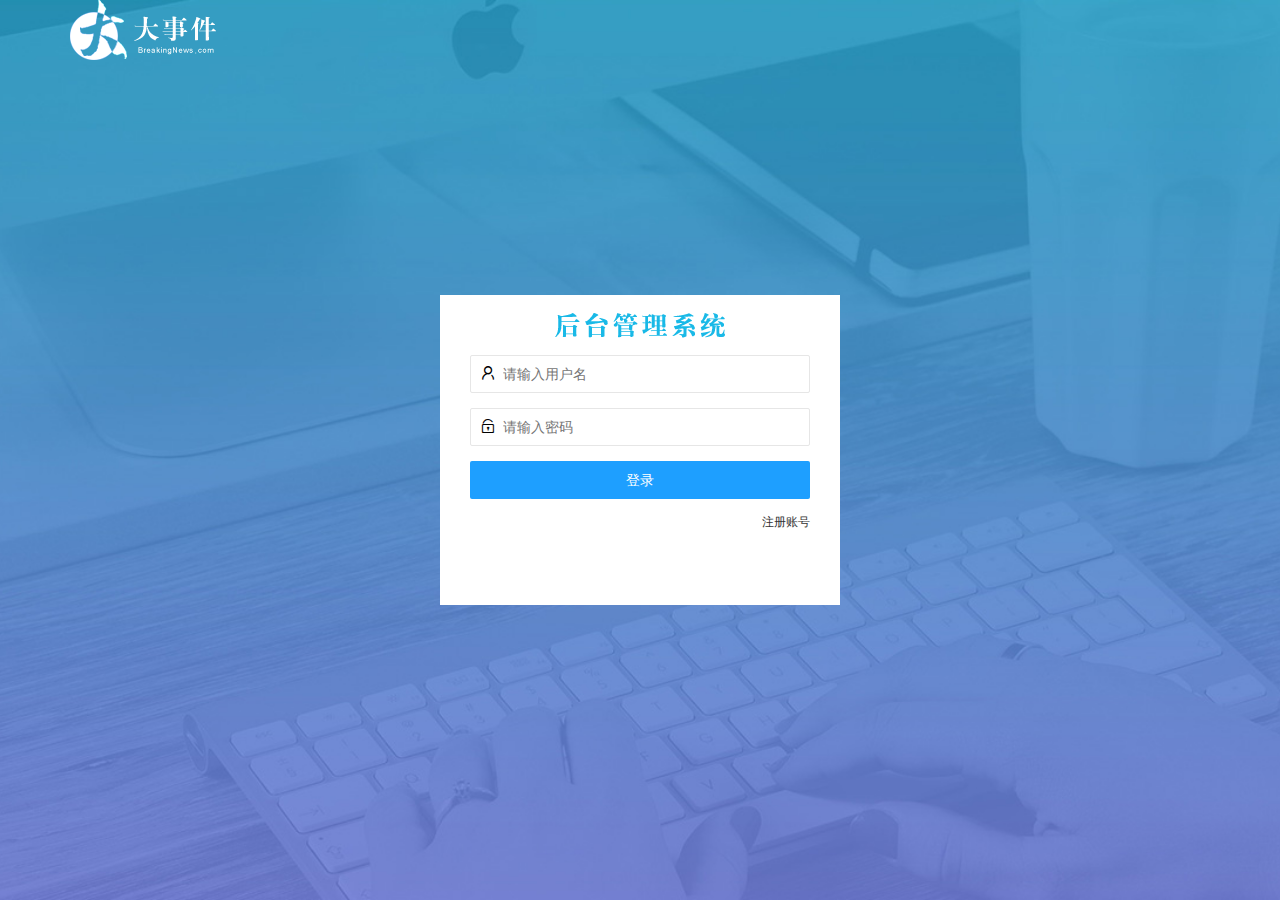
<file: login.html>
<!DOCTYPE html>
<html lang="en">

<head>
    <meta charset="UTF-8">
    <meta http-equiv="X-UA-Compatible" content="IE=edge">
    <meta name="viewport" content="width=device-width, initial-scale=1.0">
    <title>大事件-登录/注册</title>
    <!-- 第三方layui -->
    <link rel="stylesheet" href="/assets/lib/layui/css/layui.css">
    <link rel="stylesheet" href="/assets/css/login.css">
</head>

<body>
    <!-- 登录注册区域 -->
    <div class="layui-main"><img src="/assets/images/logo.png" alt=""></div>
    <div class="loginAndRegbox">
        <div class="title-box"></div>
        <!-- 登录注册 -->
        <div class="login-box">
            <!-- 登录模块 -->
            <form class="layui-form" id="form-login">
                <!-- 用户名 -->
                <div class="layui-form-item">
                    <i class="layui-icon layui-icon-username"></i>
                    <input type="text" name="username" required lay-verify="required" placeholder="请输入用户名"
                        autocomplete="off" class="layui-input">
                </div>
                <!-- 密码 -->
                <div class="layui-form-item">
                    <i class="layui-icon layui-icon-password"></i>
                    <input type="password" name="password" required lay-verify="required|pwd" placeholder="请输入密码"
                        autocomplete="off" class="layui-input">
                </div>
                <!-- 按钮 -->
                <div class="layui-form-item">
                    <button class="layui-btn layui-btn-fluid layui-btn-normal" lay-submit>登录</button>

                </div>
                <div class="layui-form-item links"><a href="javascript:;" id="link_reg">注册账号</a></div>
            </form>

        </div>
        <!-- 注册模块 -->
        <div class="reg-box">
            <form class="layui-form" id="form-reg">
                <!-- 用户名 -->
                <div class="layui-form-item">
                    <i class="layui-icon layui-icon-username"></i>
                    <input type="text" name="username" required lay-verify="required" placeholder="请输入用户名"
                        autocomplete="off" class="layui-input">
                </div>
                <!-- 密码 -->
                <div class="layui-form-item">
                    <i class="layui-icon layui-icon-password"></i>
                    <input type="text" name="password" required lay-verify="required|pwd" placeholder="请输入密码"
                        autocomplete="off" class="layui-input">
                </div>
                <!-- 确认密码 -->
                <div class="layui-form-item">
                    <i class="layui-icon layui-icon-password"></i>
                    <input type="text" name="repassword" required lay-verify="required|pwd|repwd" placeholder="再次输入密码"
                        autocomplete="off" class="layui-input">
                </div>
                <!-- 按钮 -->
                <div class="layui-form-item">
                    <button class="layui-btn layui-btn-fluid layui-btn-normal" lay-submit>注册</button>

                </div>
                <div class="layui-form-item links"><a href="javascript:;" id="link_login">去登录</a></div>
            </form>

        </div>

    </div>

    <script src="/assets/lib/layui/layui.all.js"></script>
    <script src="/assets/lib/jquery.js"></script>
    <script src="/assets/js/baskAPI.js"></script>
    <script src="/assets/js/login.js"></script>
</body>

</html>
</file>
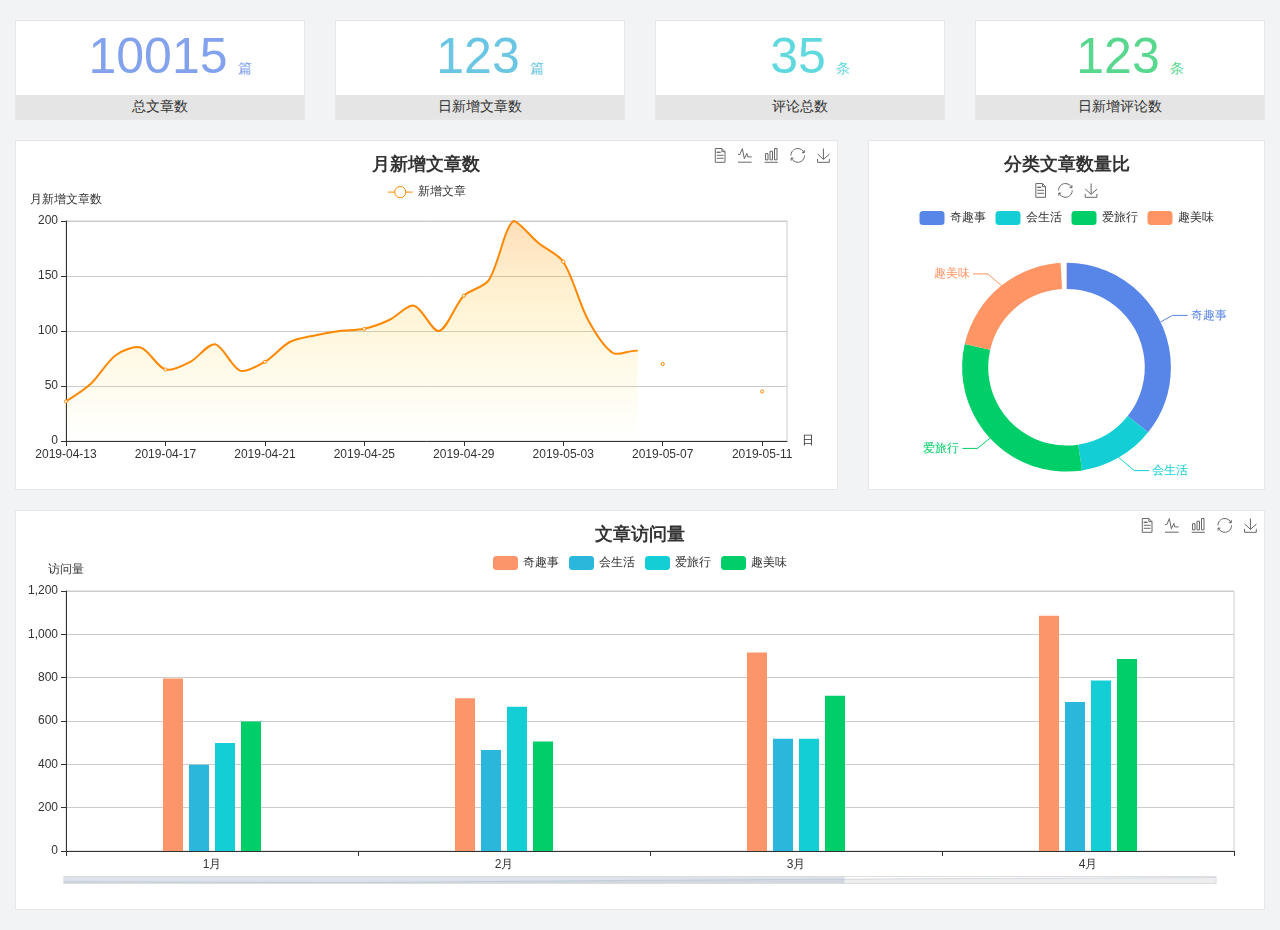
<file: home/dashboard.html>
<!DOCTYPE html>
<html lang="en">

<head>
  <meta charset="UTF-8">
  <meta name="viewport" content="width=device-width, initial-scale=1.0">
  <meta http-equiv="X-UA-Compatible" content="ie=edge">
  <title>图表统计</title>
  <link rel="stylesheet" href="../../assets/lib/bootstrap.css" />
  <link rel="stylesheet" href="../../assets/lib/main.css" />
  <script src="../../assets/lib/jquery.js"></script>
  <script type="text/javascript" src="../../assets/lib/echarts.min.js"></script>
</head>

<body>
  <div class="container-fluid">
    <div class="row spannel_list">
      <div class="col-sm-3 col-xs-6">
        <div class="spannel">
          <em>10015</em><span>篇</span>
          <b>总文章数</b>
        </div>
      </div>
      <div class="col-sm-3 col-xs-6">
        <div class="spannel scolor01">
          <em>123</em><span>篇</span>
          <b>日新增文章数</b>
        </div>
      </div>
      <div class="col-sm-3 col-xs-6">
        <div class="spannel scolor02">
          <em>35</em><span>条</span>
          <b>评论总数</b>
        </div>
      </div>
      <div class="col-sm-3 col-xs-6">
        <div class="spannel scolor03">
          <em>123</em><span>条</span>
          <b>日新增评论数</b>
        </div>
      </div>
    </div>
  </div>

  <div class="container-fluid">
    <div class="row curve-pie">
      <div class="col-lg-8 col-md-8">
        <div class="gragh_pannel" id="curve_show"></div>
      </div>
      <div class="col-lg-4 col-md-4">
        <div class="gragh_pannel" id="pie_show"></div>
      </div>
    </div>
  </div>

  <div class="container-fluid">
    <div class="column_pannel" id="column_show"></div>
  </div>

  <script>
    var oChart = echarts.init(document.getElementById('curve_show'));
    var aList_all = [
      { 'count': 36, 'date': '2019-04-13' },
      { 'count': 52, 'date': '2019-04-14' },
      { 'count': 78, 'date': '2019-04-15' },
      { 'count': 85, 'date': '2019-04-16' },
      { 'count': 65, 'date': '2019-04-17' },
      { 'count': 72, 'date': '2019-04-18' },
      { 'count': 88, 'date': '2019-04-19' },
      { 'count': 64, 'date': '2019-04-20' },
      { 'count': 72, 'date': '2019-04-21' },
      { 'count': 90, 'date': '2019-04-22' },
      { 'count': 96, 'date': '2019-04-23' },
      { 'count': 100, 'date': '2019-04-24' },
      { 'count': 102, 'date': '2019-04-25' },
      { 'count': 110, 'date': '2019-04-26' },
      { 'count': 123, 'date': '2019-04-27' },
      { 'count': 100, 'date': '2019-04-28' },
      { 'count': 132, 'date': '2019-04-29' },
      { 'count': 146, 'date': '2019-04-30' },
      { 'count': 200, 'date': '2019-05-01' },
      { 'count': 180, 'date': '2019-05-02' },
      { 'count': 163, 'date': '2019-05-03' },
      { 'count': 110, 'date': '2019-05-04' },
      { 'count': 80, 'date': '2019-05-05' },
      { 'count': 82, 'date': '2019-05-06' },
      { 'count': 70, 'date': '2019-05-07' },
      { 'count': 65, 'date': '2019-05-08' },
      { 'count': 54, 'date': '2019-05-09' },
      { 'count': 40, 'date': '2019-05-10' },
      { 'count': 45, 'date': '2019-05-11' },
      { 'count': 38, 'date': '2019-05-12' },
    ];

    let aCount = [];
    let aDate = [];

    for (var i = 0; i < aList_all.length; i++) {
      aCount.push(aList_all[i].count);
      aDate.push(aList_all[i].date);
    }

    var chartopt = {
      title: {
        text: '月新增文章数',
        left: 'center',
        top: '10'
      },
      tooltip: {
        trigger: 'axis'
      },
      legend: {
        data: ['新增文章'],
        top: '40'
      },
      toolbox: {
        show: true,
        feature: {
          mark: { show: true },
          dataView: { show: true, readOnly: false },
          magicType: { show: true, type: ['line', 'bar'] },
          restore: { show: true },
          saveAsImage: { show: true }
        }
      },
      calculable: true,
      xAxis: [
        {
          name: '日',
          type: 'category',
          boundaryGap: false,
          data: aDate
        }
      ],
      yAxis: [
        {
          name: '月新增文章数',
          type: 'value'
        }
      ],
      series: [
        {
          name: '新增文章',
          type: 'line',
          smooth: true,
          itemStyle: { normal: { areaStyle: { type: 'default' }, color: '#f80' }, lineStyle: { color: '#f80' } },
          data: aCount
        }],
      areaStyle: {
        normal: {
          color: new echarts.graphic.LinearGradient(0, 0, 0, 1, [{
            offset: 0,
            color: 'rgba(255,136,0,0.39)'
          }, {
            offset: .34,
            color: 'rgba(255,180,0,0.25)'
          }, {
            offset: 1,
            color: 'rgba(255,222,0,0.00)'
          }])

        }
      },
      grid: {
        show: true,
        x: 50,
        x2: 50,
        y: 80,
        height: 220
      }
    };

    oChart.setOption(chartopt);


    var oPie = echarts.init(document.getElementById('pie_show'));
    var oPieopt =
    {
      title: {
        top: 10,
        text: '分类文章数量比',
        x: 'center'
      },
      tooltip: {
        trigger: 'item',
        formatter: "{a} <br/>{b} : {c} ({d}%)"
      },
      color: ['#5885e8', '#13cfd5', '#00ce68', '#ff9565'],
      legend: {
        x: 'center',
        top: 65,
        data: ['奇趣事', '会生活', '爱旅行', '趣美味']
      },
      toolbox: {
        show: true,
        x: 'center',
        top: 35,
        feature: {
          mark: { show: true },
          dataView: { show: true, readOnly: false },
          magicType: {
            show: true,
            type: ['pie', 'funnel'],
            option: {
              funnel: {
                x: '25%',
                width: '50%',
                funnelAlign: 'left',
                max: 1548
              }
            }
          },
          restore: { show: true },
          saveAsImage: { show: true }
        }
      },
      calculable: true,
      series: [
        {
          name: '访问来源',
          type: 'pie',
          radius: ['45%', '60%'],
          center: ['50%', '65%'],
          data: [
            { value: 300, name: '奇趣事' },
            { value: 100, name: '会生活' },
            { value: 260, name: '爱旅行' },
            { value: 180, name: '趣美味' }
          ]
        }
      ]
    };
    oPie.setOption(oPieopt);



    var oColumn = this.echarts.init(document.getElementById('column_show'));
    var oColumnopt =
    {
      title: {
        text: '文章访问量',
        left: 'center',
        top: '10'
      },
      tooltip: {
        trigger: 'axis'
      },
      legend: {
        data: ['奇趣事', '会生活', '爱旅行', '趣美味'],
        top: '40'
      },
      toolbox: {
        show: true,
        feature: {
          mark: { show: true },
          dataView: { show: true, readOnly: false },
          magicType: { show: true, type: ['line', 'bar'] },
          restore: { show: true },
          saveAsImage: { show: true }
        }
      },
      calculable: true,
      xAxis: [
        {
          type: 'category',
          data: ['1月', '2月', '3月', '4月', '5月']
        }
      ],
      yAxis: [
        {
          name: '访问量',
          type: 'value'
        }
      ],
      series: [
        {
          name: '奇趣事',
          type: 'bar',
          barWidth: 20,
          itemStyle: {
            normal: { areaStyle: { type: 'default' }, color: '#fd956a' }
          },
          data: [800, 708, 920, 1090, 1200]
        },
        {
          name: '会生活',
          type: 'bar',
          barWidth: 20,
          itemStyle: {
            normal: { areaStyle: { type: 'default' }, color: '#2bb6db' }
          },
          data: [400, 468, 520, 690, 800]
        },
        {
          name: '爱旅行',
          type: 'bar',
          barWidth: 20,
          itemStyle: {
            normal: { areaStyle: { type: 'default' }, color: '#13cfd5' }
          },
          data: [500, 668, 520, 790, 900]
        },
        {
          name: '趣美味',
          type: 'bar',
          barWidth: 20,
          itemStyle: {
            normal: { areaStyle: { type: 'default' }, color: '#00ce68' }
          },
          data: [600, 508, 720, 890, 1000]
        }
      ],
      grid: {
        show: true,
        x: 50,
        x2: 30,
        y: 80,
        height: 260
      },
      dataZoom: [//给x轴设置滚动条
        {
          start: 0,//默认为0
          end: 100 - 1000 / 31,//默认为100
          type: 'slider',
          show: true,
          xAxisIndex: [0],
          handleSize: 0,//滑动条的 左右2个滑动条的大小
          height: 8,//组件高度
          left: 45, //左边的距离
          right: 50,//右边的距离
          bottom: 26,//右边的距离
          handleColor: '#ddd',//h滑动图标的颜色
          handleStyle: {
            borderColor: "#cacaca",
            borderWidth: "1",
            shadowBlur: 2,
            background: "#ddd",
            shadowColor: "#ddd",
          }
        }]
    };
    oColumn.setOption(oColumnopt);
  </script>
</body>

</html>
</file>
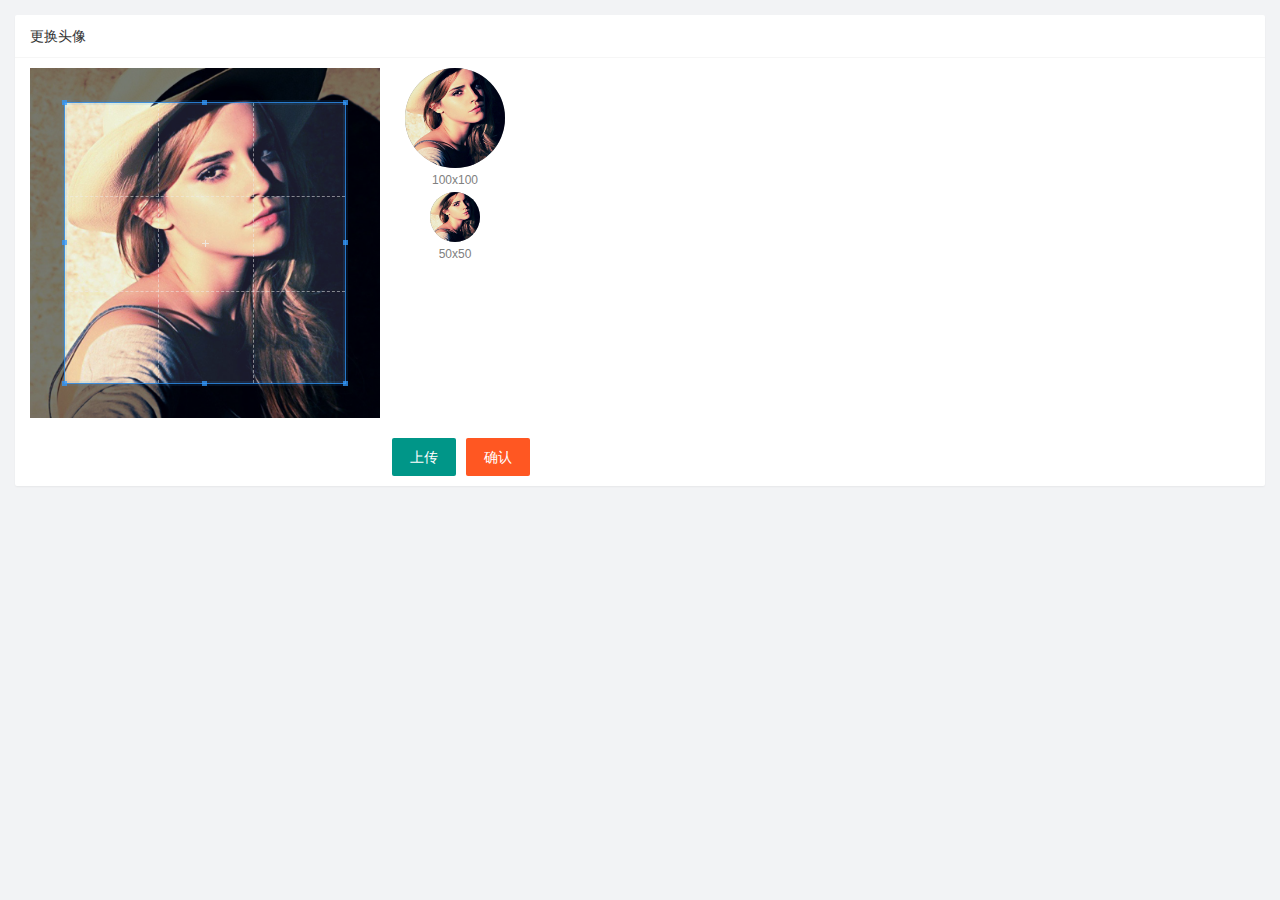
<file: user/user_avatar.html>
<!DOCTYPE html>
<html lang="en">

<head>
    <meta charset="UTF-8">
    <meta http-equiv="X-UA-Compatible" content="IE=edge">
    <meta name="viewport" content="width=device-width, initial-scale=1.0">
    <title>Document</title>
    <link rel="stylesheet" href="/assets/lib/layui/css/layui.css">
    <link rel="stylesheet" href="/assets/lib/cropper/cropper.css">
    <link rel="stylesheet" href="/assets/css/user/user_avatar.css">
</head>

<body>
    <div class="layui-card">
        <div class="layui-card-header">更换头像</div>
        <div class="layui-card-body">
            <!-- 第一行图片裁剪区域 -->
            <div class="row1">
                <div class="cropper-box">
                    <img src="/assets/images/sample.jpg" id="image">
                </div>
                <!-- 预览区域 -->
                <div class="preview-box">
                    <div>
                        <div class="img-preview w100"></div>
                        <p class="size">100x100</p>
                    </div>
                    <div>
                        <div class="img-preview w50"></div>
                        <p class="size">50x50</p>
                    </div>
                </div>
            </div>
            <!-- 第二行按钮区域 -->
            <div class="row2">
                <!-- accept属性可以指定用户选择什么类型文件 -->
                <input type="file" id="file" accept="image/png,image/jpeg">
                <button type="button" class="layui-btn" id="btnChooseImage">上传</button>
                <button type="button" class="layui-btn layui-btn-danger" id="btnUpload">确认</button>
            </div>
        </div>
    </div>
    <script src="/assets/lib/layui/layui.all.js"></script>
    <script src="/assets/lib/jquery.js"></script>
    <script src="/assets/lib/cropper/Cropper.js"></script>
    <script src="/assets/lib/cropper/jquery-cropper.js"></script>
    <script src="/assets/js/user/user_avatar.js"></script>

</body>

</html>
</file>
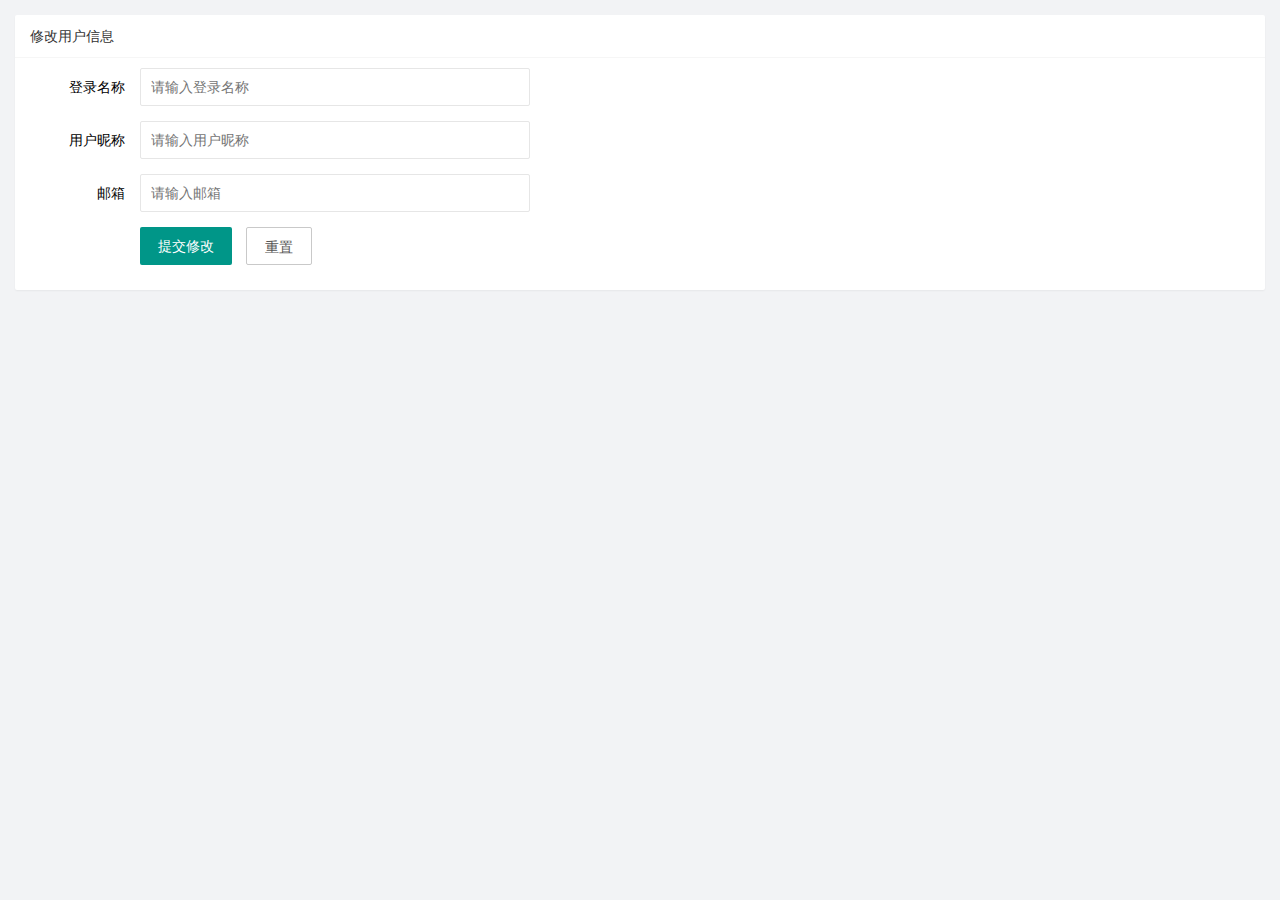
<file: user/user_info.html>
<!DOCTYPE html>
<html lang="en">

<head>
    <meta charset="UTF-8">
    <meta http-equiv="X-UA-Compatible" content="IE=edge">
    <meta name="viewport" content="width=device-width, initial-scale=1.0">
    <title>Document</title>
    <!-- 注意第三方css要放前面 -->
    <link rel="stylesheet" href="/assets/lib/layui/css/layui.css">
    <link rel="stylesheet" href="/assets/css/user/user_info.css">

</head>

<body>
    <div class="layui-card">
        <div class="layui-card-header">修改用户信息</div>
        <div class="layui-card-body">
            <form class="layui-form" lay-filter="formUserInfo">
                <!-- 隐藏域 -->
                <input type="hidden" name="id">
                <div class="layui-form-item">
                    <label class="layui-form-label">登录名称</label>
                    <div class="layui-input-block">
                        <input type="text" name="username" required lay-verify="required" placeholder="请输入登录名称"
                            autocomplete="off" class="layui-input" readonly>
                    </div>
                </div>
                <div class="layui-form-item">
                    <label class="layui-form-label">用户昵称</label>
                    <div class="layui-input-block">
                        <input type="text" name="nickname" required lay-verify="required | email" placeholder="请输入用户昵称"
                            autocomplete="off" class="layui-input">
                    </div>
                </div>
                <div class="layui-form-item">
                    <label class="layui-form-label">邮箱</label>
                    <div class="layui-input-block">
                        <input type="text" name="email" required lay-verify="required" placeholder="请输入邮箱"
                            autocomplete="off" class="layui-input">
                    </div>
                </div>
                <div class="layui-form-item">
                    <div class="layui-input-block">
                        <button class="layui-btn" lay-submit lay-filter="formDemo">提交修改</button>
                        <button type="reset" class="layui-btn layui-btn-primary" id="btnReset">重置</button>
                    </div>
                </div>
        </div>
    </div>
    <script src="/assets/lib/layui/layui.all.js"></script>

    <script src="/assets/lib/jquery.js"></script>
    <script src="/assets/js/baskAPI.js"></script>
    <script src="/assets/js/user/user_info.js"></script>
</body>

</html>
</file>
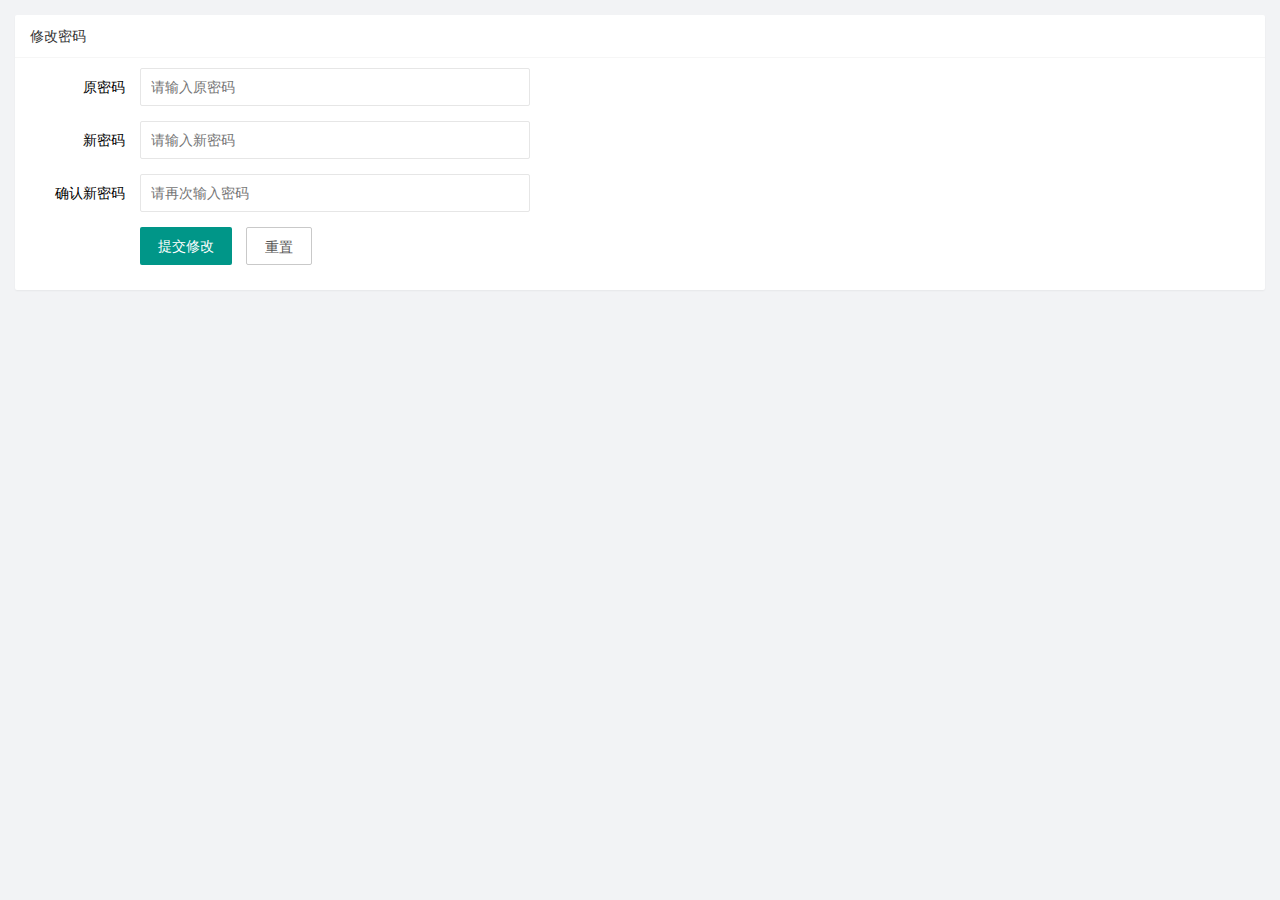
<file: user/user_pwd.html>
<!DOCTYPE html>
<html lang="en">

<head>
    <meta charset="UTF-8">
    <meta http-equiv="X-UA-Compatible" content="IE=edge">
    <meta name="viewport" content="width=device-width, initial-scale=1.0">
    <title>Document</title>
    <link rel="stylesheet" href="/assets/lib/layui/css/layui.css">
    <link rel="stylesheet" href="/assets/css/user/user_pwd.css">
</head>

<body>
    <div class="layui-card">
        <div class="layui-card-header">修改密码</div>
        <div class="layui-card-body">
            <form class="layui-form" action="">
                <div class="layui-form-item">
                    <label class="layui-form-label">原密码</label>
                    <div class="layui-input-block">
                        <input type="password" name="oldpwd" required lay-verify="required|pwd" placeholder="请输入原密码"
                            autocomplete="off" class="layui-input">
                    </div>
                </div>
                <div class="layui-form-item">
                    <label class="layui-form-label">新密码</label>
                    <div class="layui-input-block">
                        <input type="password" name="newPwd" required lay-verify="required|pwd|samePwd"
                            placeholder="请输入新密码" autocomplete="off" class="layui-input">
                    </div>
                </div>
                <div class="layui-form-item">
                    <label class="layui-form-label">确认新密码</label>
                    <div class="layui-input-block">
                        <input type="password" name="rePwd" required lay-verify="required|pwd|rePwd"
                            placeholder="请再次输入密码" autocomplete="off" class="layui-input">
                    </div>
                </div>
                <div class="layui-form-item">
                    <div class="layui-input-block">
                        <button class="layui-btn" lay-submit lay-filter="formDemo">提交修改</button>
                        <button type="reset" class="layui-btn layui-btn-primary">重置</button>
                    </div>
                </div>


        </div>
    </div>


    <script src="/assets/lib/layui/layui.all.js"></script>
    <script src="/assets/lib/jquery.js"></script>
    <script src="/assets/js/baskAPI.js"></script>
    <script src="/assets/js/user/user_pwd.js"></script>
</body>

</html>
</file>
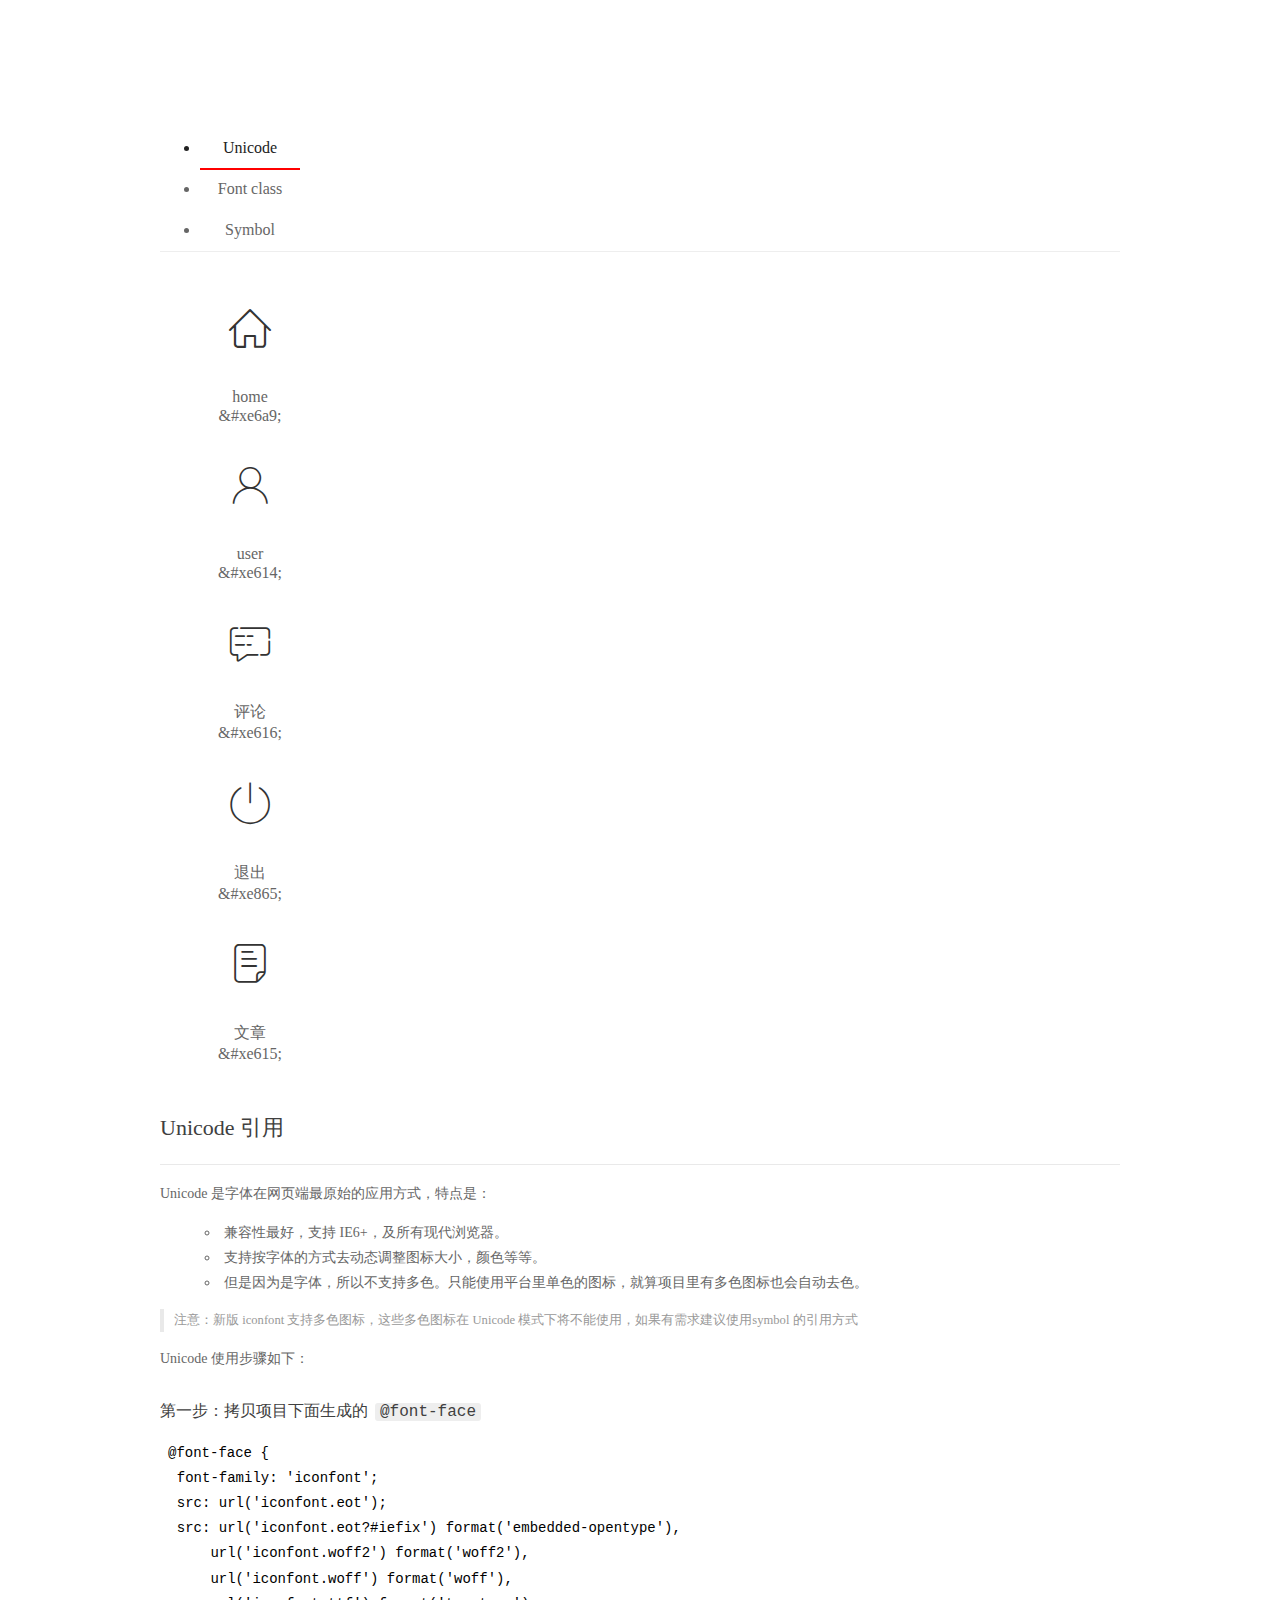
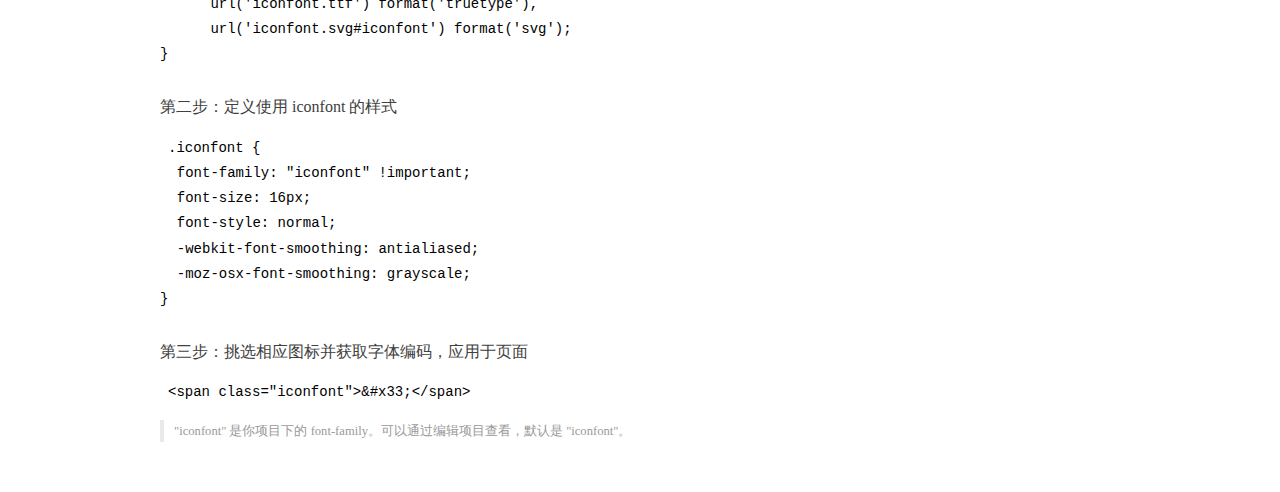
<file: assets/fonts/demo_index.html>
<!DOCTYPE html>
<html>
<head>
  <meta charset="utf-8"/>
  <title>IconFont Demo</title>
  <link rel="shortcut icon" href="https://gtms04.alicdn.com/tps/i4/TB1_oz6GVXXXXaFXpXXJDFnIXXX-64-64.ico" type="image/x-icon"/>
  <link rel="stylesheet" href="https://g.alicdn.com/thx/cube/1.3.2/cube.min.css">
  <link rel="stylesheet" href="demo.css">
  <link rel="stylesheet" href="iconfont.css">
  <script src="iconfont.js"></script>
  <!-- jQuery -->
  <script src="https://a1.alicdn.com/oss/uploads/2018/12/26/7bfddb60-08e8-11e9-9b04-53e73bb6408b.js"></script>
  <!-- 代码高亮 -->
  <script src="https://a1.alicdn.com/oss/uploads/2018/12/26/a3f714d0-08e6-11e9-8a15-ebf944d7534c.js"></script>
</head>
<body>
  <div class="main">
    <h1 class="logo"><a href="https://www.iconfont.cn/" title="iconfont 首页" target="_blank">&#xe86b;</a></h1>
    <div class="nav-tabs">
      <ul id="tabs" class="dib-box">
        <li class="dib active"><span>Unicode</span></li>
        <li class="dib"><span>Font class</span></li>
        <li class="dib"><span>Symbol</span></li>
      </ul>
      
    </div>
    <div class="tab-container">
      <div class="content unicode" style="display: block;">
          <ul class="icon_lists dib-box">
          
            <li class="dib">
              <span class="icon iconfont">&#xe6a9;</span>
                <div class="name">home</div>
                <div class="code-name">&amp;#xe6a9;</div>
              </li>
          
            <li class="dib">
              <span class="icon iconfont">&#xe614;</span>
                <div class="name">user</div>
                <div class="code-name">&amp;#xe614;</div>
              </li>
          
            <li class="dib">
              <span class="icon iconfont">&#xe616;</span>
                <div class="name">评论</div>
                <div class="code-name">&amp;#xe616;</div>
              </li>
          
            <li class="dib">
              <span class="icon iconfont">&#xe865;</span>
                <div class="name">退出</div>
                <div class="code-name">&amp;#xe865;</div>
              </li>
          
            <li class="dib">
              <span class="icon iconfont">&#xe615;</span>
                <div class="name">文章</div>
                <div class="code-name">&amp;#xe615;</div>
              </li>
          
          </ul>
          <div class="article markdown">
          <h2 id="unicode-">Unicode 引用</h2>
          <hr>

          <p>Unicode 是字体在网页端最原始的应用方式，特点是：</p>
          <ul>
            <li>兼容性最好，支持 IE6+，及所有现代浏览器。</li>
            <li>支持按字体的方式去动态调整图标大小，颜色等等。</li>
            <li>但是因为是字体，所以不支持多色。只能使用平台里单色的图标，就算项目里有多色图标也会自动去色。</li>
          </ul>
          <blockquote>
            <p>注意：新版 iconfont 支持多色图标，这些多色图标在 Unicode 模式下将不能使用，如果有需求建议使用symbol 的引用方式</p>
          </blockquote>
          <p>Unicode 使用步骤如下：</p>
          <h3 id="-font-face">第一步：拷贝项目下面生成的 <code>@font-face</code></h3>
<pre><code class="language-css"
>@font-face {
  font-family: 'iconfont';
  src: url('iconfont.eot');
  src: url('iconfont.eot?#iefix') format('embedded-opentype'),
      url('iconfont.woff2') format('woff2'),
      url('iconfont.woff') format('woff'),
      url('iconfont.ttf') format('truetype'),
      url('iconfont.svg#iconfont') format('svg');
}
</code></pre>
          <h3 id="-iconfont-">第二步：定义使用 iconfont 的样式</h3>
<pre><code class="language-css"
>.iconfont {
  font-family: "iconfont" !important;
  font-size: 16px;
  font-style: normal;
  -webkit-font-smoothing: antialiased;
  -moz-osx-font-smoothing: grayscale;
}
</code></pre>
          <h3 id="-">第三步：挑选相应图标并获取字体编码，应用于页面</h3>
<pre>
<code class="language-html"
>&lt;span class="iconfont"&gt;&amp;#x33;&lt;/span&gt;
</code></pre>
          <blockquote>
            <p>"iconfont" 是你项目下的 font-family。可以通过编辑项目查看，默认是 "iconfont"。</p>
          </blockquote>
          </div>
      </div>
      <div class="content font-class">
        <ul class="icon_lists dib-box">
          
          <li class="dib">
            <span class="icon iconfont icon-home"></span>
            <div class="name">
              home
            </div>
            <div class="code-name">.icon-home
            </div>
          </li>
          
          <li class="dib">
            <span class="icon iconfont icon-user"></span>
            <div class="name">
              user
            </div>
            <div class="code-name">.icon-user
            </div>
          </li>
          
          <li class="dib">
            <span class="icon iconfont icon-pinglun"></span>
            <div class="name">
              评论
            </div>
            <div class="code-name">.icon-pinglun
            </div>
          </li>
          
          <li class="dib">
            <span class="icon iconfont icon-tuichu"></span>
            <div class="name">
              退出
            </div>
            <div class="code-name">.icon-tuichu
            </div>
          </li>
          
          <li class="dib">
            <span class="icon iconfont icon-16"></span>
            <div class="name">
              文章
            </div>
            <div class="code-name">.icon-16
            </div>
          </li>
          
        </ul>
        <div class="article markdown">
        <h2 id="font-class-">font-class 引用</h2>
        <hr>

        <p>font-class 是 Unicode 使用方式的一种变种，主要是解决 Unicode 书写不直观，语意不明确的问题。</p>
        <p>与 Unicode 使用方式相比，具有如下特点：</p>
        <ul>
          <li>兼容性良好，支持 IE8+，及所有现代浏览器。</li>
          <li>相比于 Unicode 语意明确，书写更直观。可以很容易分辨这个 icon 是什么。</li>
          <li>因为使用 class 来定义图标，所以当要替换图标时，只需要修改 class 里面的 Unicode 引用。</li>
          <li>不过因为本质上还是使用的字体，所以多色图标还是不支持的。</li>
        </ul>
        <p>使用步骤如下：</p>
        <h3 id="-fontclass-">第一步：引入项目下面生成的 fontclass 代码：</h3>
<pre><code class="language-html">&lt;link rel="stylesheet" href="./iconfont.css"&gt;
</code></pre>
        <h3 id="-">第二步：挑选相应图标并获取类名，应用于页面：</h3>
<pre><code class="language-html">&lt;span class="iconfont icon-xxx"&gt;&lt;/span&gt;
</code></pre>
        <blockquote>
          <p>"
            iconfont" 是你项目下的 font-family。可以通过编辑项目查看，默认是 "iconfont"。</p>
        </blockquote>
      </div>
      </div>
      <div class="content symbol">
          <ul class="icon_lists dib-box">
          
            <li class="dib">
                <svg class="icon svg-icon" aria-hidden="true">
                  <use xlink:href="#icon-home"></use>
                </svg>
                <div class="name">home</div>
                <div class="code-name">#icon-home</div>
            </li>
          
            <li class="dib">
                <svg class="icon svg-icon" aria-hidden="true">
                  <use xlink:href="#icon-user"></use>
                </svg>
                <div class="name">user</div>
                <div class="code-name">#icon-user</div>
            </li>
          
            <li class="dib">
                <svg class="icon svg-icon" aria-hidden="true">
                  <use xlink:href="#icon-pinglun"></use>
                </svg>
                <div class="name">评论</div>
                <div class="code-name">#icon-pinglun</div>
            </li>
          
            <li class="dib">
                <svg class="icon svg-icon" aria-hidden="true">
                  <use xlink:href="#icon-tuichu"></use>
                </svg>
                <div class="name">退出</div>
                <div class="code-name">#icon-tuichu</div>
            </li>
          
            <li class="dib">
                <svg class="icon svg-icon" aria-hidden="true">
                  <use xlink:href="#icon-16"></use>
                </svg>
                <div class="name">文章</div>
                <div class="code-name">#icon-16</div>
            </li>
          
          </ul>
          <div class="article markdown">
          <h2 id="symbol-">Symbol 引用</h2>
          <hr>

          <p>这是一种全新的使用方式，应该说这才是未来的主流，也是平台目前推荐的用法。相关介绍可以参考这篇<a href="">文章</a>
            这种用法其实是做了一个 SVG 的集合，与另外两种相比具有如下特点：</p>
          <ul>
            <li>支持多色图标了，不再受单色限制。</li>
            <li>通过一些技巧，支持像字体那样，通过 <code>font-size</code>, <code>color</code> 来调整样式。</li>
            <li>兼容性较差，支持 IE9+，及现代浏览器。</li>
            <li>浏览器渲染 SVG 的性能一般，还不如 png。</li>
          </ul>
          <p>使用步骤如下：</p>
          <h3 id="-symbol-">第一步：引入项目下面生成的 symbol 代码：</h3>
<pre><code class="language-html">&lt;script src="./iconfont.js"&gt;&lt;/script&gt;
</code></pre>
          <h3 id="-css-">第二步：加入通用 CSS 代码（引入一次就行）：</h3>
<pre><code class="language-html">&lt;style&gt;
.icon {
  width: 1em;
  height: 1em;
  vertical-align: -0.15em;
  fill: currentColor;
  overflow: hidden;
}
&lt;/style&gt;
</code></pre>
          <h3 id="-">第三步：挑选相应图标并获取类名，应用于页面：</h3>
<pre><code class="language-html">&lt;svg class="icon" aria-hidden="true"&gt;
  &lt;use xlink:href="#icon-xxx"&gt;&lt;/use&gt;
&lt;/svg&gt;
</code></pre>
          </div>
      </div>

    </div>
  </div>
  <script>
  $(document).ready(function () {
      $('.tab-container .content:first').show()

      $('#tabs li').click(function (e) {
        var tabContent = $('.tab-container .content')
        var index = $(this).index()

        if ($(this).hasClass('active')) {
          return
        } else {
          $('#tabs li').removeClass('active')
          $(this).addClass('active')

          tabContent.hide().eq(index).fadeIn()
        }
      })
    })
  </script>
</body>
</html>
</file>
<file: assets/lib/layui/css/layui.css>
/** layui-v2.5.5 MIT License By https://www.layui.com */
 .layui-inline,img{display:inline-block;vertical-align:middle}h1,h2,h3,h4,h5,h6{font-weight:400}.layui-edge,.layui-header,.layui-inline,.layui-main{position:relative}.layui-body,.layui-edge,.layui-elip{overflow:hidden}.layui-btn,.layui-edge,.layui-inline,img{vertical-align:middle}.layui-btn,.layui-disabled,.layui-icon,.layui-unselect{-moz-user-select:none;-webkit-user-select:none;-ms-user-select:none}.layui-elip,.layui-form-checkbox span,.layui-form-pane .layui-form-label{text-overflow:ellipsis;white-space:nowrap}.layui-breadcrumb,.layui-tree-btnGroup{visibility:hidden}blockquote,body,button,dd,div,dl,dt,form,h1,h2,h3,h4,h5,h6,input,li,ol,p,pre,td,textarea,th,ul{margin:0;padding:0;-webkit-tap-highlight-color:rgba(0,0,0,0)}a:active,a:hover{outline:0}img{border:none}li{list-style:none}table{border-collapse:collapse;border-spacing:0}h4,h5,h6{font-size:100%}button,input,optgroup,option,select,textarea{font-family:inherit;font-size:inherit;font-style:inherit;font-weight:inherit;outline:0}pre{white-space:pre-wrap;white-space:-moz-pre-wrap;white-space:-pre-wrap;white-space:-o-pre-wrap;word-wrap:break-word}body{line-height:24px;font:14px Helvetica Neue,Helvetica,PingFang SC,Tahoma,Arial,sans-serif}hr{height:1px;margin:10px 0;border:0;clear:both}a{color:#333;text-decoration:none}a:hover{color:#777}a cite{font-style:normal;*cursor:pointer}.layui-border-box,.layui-border-box *{box-sizing:border-box}.layui-box,.layui-box *{box-sizing:content-box}.layui-clear{clear:both;*zoom:1}.layui-clear:after{content:'\20';clear:both;*zoom:1;display:block;height:0}.layui-inline{*display:inline;*zoom:1}.layui-edge{display:inline-block;width:0;height:0;border-width:6px;border-style:dashed;border-color:transparent}.layui-edge-top{top:-4px;border-bottom-color:#999;border-bottom-style:solid}.layui-edge-right{border-left-color:#999;border-left-style:solid}.layui-edge-bottom{top:2px;border-top-color:#999;border-top-style:solid}.layui-edge-left{border-right-color:#999;border-right-style:solid}.layui-disabled,.layui-disabled:hover{color:#d2d2d2!important;cursor:not-allowed!important}.layui-circle{border-radius:100%}.layui-show{display:block!important}.layui-hide{display:none!important}@font-face{font-family:layui-icon;src:url(../font/iconfont.eot?v=250);src:url(../font/iconfont.eot?v=250#iefix) format('embedded-opentype'),url(../font/iconfont.woff2?v=250) format('woff2'),url(../font/iconfont.woff?v=250) format('woff'),url(../font/iconfont.ttf?v=250) format('truetype'),url(../font/iconfont.svg?v=250#layui-icon) format('svg')}.layui-icon{font-family:layui-icon!important;font-size:16px;font-style:normal;-webkit-font-smoothing:antialiased;-moz-osx-font-smoothing:grayscale}.layui-icon-reply-fill:before{content:"\e611"}.layui-icon-set-fill:before{content:"\e614"}.layui-icon-menu-fill:before{content:"\e60f"}.layui-icon-search:before{content:"\e615"}.layui-icon-share:before{content:"\e641"}.layui-icon-set-sm:before{content:"\e620"}.layui-icon-engine:before{content:"\e628"}.layui-icon-close:before{content:"\1006"}.layui-icon-close-fill:before{content:"\1007"}.layui-icon-chart-screen:before{content:"\e629"}.layui-icon-star:before{content:"\e600"}.layui-icon-circle-dot:before{content:"\e617"}.layui-icon-chat:before{content:"\e606"}.layui-icon-release:before{content:"\e609"}.layui-icon-list:before{content:"\e60a"}.layui-icon-chart:before{content:"\e62c"}.layui-icon-ok-circle:before{content:"\1005"}.layui-icon-layim-theme:before{content:"\e61b"}.layui-icon-table:before{content:"\e62d"}.layui-icon-right:before{content:"\e602"}.layui-icon-left:before{content:"\e603"}.layui-icon-cart-simple:before{content:"\e698"}.layui-icon-face-cry:before{content:"\e69c"}.layui-icon-face-smile:before{content:"\e6af"}.layui-icon-survey:before{content:"\e6b2"}.layui-icon-tree:before{content:"\e62e"}.layui-icon-upload-circle:before{content:"\e62f"}.layui-icon-add-circle:before{content:"\e61f"}.layui-icon-download-circle:before{content:"\e601"}.layui-icon-templeate-1:before{content:"\e630"}.layui-icon-util:before{content:"\e631"}.layui-icon-face-surprised:before{content:"\e664"}.layui-icon-edit:before{content:"\e642"}.layui-icon-speaker:before{content:"\e645"}.layui-icon-down:before{content:"\e61a"}.layui-icon-file:before{content:"\e621"}.layui-icon-layouts:before{content:"\e632"}.layui-icon-rate-half:before{content:"\e6c9"}.layui-icon-add-circle-fine:before{content:"\e608"}.layui-icon-prev-circle:before{content:"\e633"}.layui-icon-read:before{content:"\e705"}.layui-icon-404:before{content:"\e61c"}.layui-icon-carousel:before{content:"\e634"}.layui-icon-help:before{content:"\e607"}.layui-icon-code-circle:before{content:"\e635"}.layui-icon-water:before{content:"\e636"}.layui-icon-username:before{content:"\e66f"}.layui-icon-find-fill:before{content:"\e670"}.layui-icon-about:before{content:"\e60b"}.layui-icon-location:before{content:"\e715"}.layui-icon-up:before{content:"\e619"}.layui-icon-pause:before{content:"\e651"}.layui-icon-date:before{content:"\e637"}.layui-icon-layim-uploadfile:before{content:"\e61d"}.layui-icon-delete:before{content:"\e640"}.layui-icon-play:before{content:"\e652"}.layui-icon-top:before{content:"\e604"}.layui-icon-friends:before{content:"\e612"}.layui-icon-refresh-3:before{content:"\e9aa"}.layui-icon-ok:before{content:"\e605"}.layui-icon-layer:before{content:"\e638"}.layui-icon-face-smile-fine:before{content:"\e60c"}.layui-icon-dollar:before{content:"\e659"}.layui-icon-group:before{content:"\e613"}.layui-icon-layim-download:before{content:"\e61e"}.layui-icon-picture-fine:before{content:"\e60d"}.layui-icon-link:before{content:"\e64c"}.layui-icon-diamond:before{content:"\e735"}.layui-icon-log:before{content:"\e60e"}.layui-icon-rate-solid:before{content:"\e67a"}.layui-icon-fonts-del:before{content:"\e64f"}.layui-icon-unlink:before{content:"\e64d"}.layui-icon-fonts-clear:before{content:"\e639"}.layui-icon-triangle-r:before{content:"\e623"}.layui-icon-circle:before{content:"\e63f"}.layui-icon-radio:before{content:"\e643"}.layui-icon-align-center:before{content:"\e647"}.layui-icon-align-right:before{content:"\e648"}.layui-icon-align-left:before{content:"\e649"}.layui-icon-loading-1:before{content:"\e63e"}.layui-icon-return:before{content:"\e65c"}.layui-icon-fonts-strong:before{content:"\e62b"}.layui-icon-upload:before{content:"\e67c"}.layui-icon-dialogue:before{content:"\e63a"}.layui-icon-video:before{content:"\e6ed"}.layui-icon-headset:before{content:"\e6fc"}.layui-icon-cellphone-fine:before{content:"\e63b"}.layui-icon-add-1:before{content:"\e654"}.layui-icon-face-smile-b:before{content:"\e650"}.layui-icon-fonts-html:before{content:"\e64b"}.layui-icon-form:before{content:"\e63c"}.layui-icon-cart:before{content:"\e657"}.layui-icon-camera-fill:before{content:"\e65d"}.layui-icon-tabs:before{content:"\e62a"}.layui-icon-fonts-code:before{content:"\e64e"}.layui-icon-fire:before{content:"\e756"}.layui-icon-set:before{content:"\e716"}.layui-icon-fonts-u:before{content:"\e646"}.layui-icon-triangle-d:before{content:"\e625"}.layui-icon-tips:before{content:"\e702"}.layui-icon-picture:before{content:"\e64a"}.layui-icon-more-vertical:before{content:"\e671"}.layui-icon-flag:before{content:"\e66c"}.layui-icon-loading:before{content:"\e63d"}.layui-icon-fonts-i:before{content:"\e644"}.layui-icon-refresh-1:before{content:"\e666"}.layui-icon-rmb:before{content:"\e65e"}.layui-icon-home:before{content:"\e68e"}.layui-icon-user:before{content:"\e770"}.layui-icon-notice:before{content:"\e667"}.layui-icon-login-weibo:before{content:"\e675"}.layui-icon-voice:before{content:"\e688"}.layui-icon-upload-drag:before{content:"\e681"}.layui-icon-login-qq:before{content:"\e676"}.layui-icon-snowflake:before{content:"\e6b1"}.layui-icon-file-b:before{content:"\e655"}.layui-icon-template:before{content:"\e663"}.layui-icon-auz:before{content:"\e672"}.layui-icon-console:before{content:"\e665"}.layui-icon-app:before{content:"\e653"}.layui-icon-prev:before{content:"\e65a"}.layui-icon-website:before{content:"\e7ae"}.layui-icon-next:before{content:"\e65b"}.layui-icon-component:before{content:"\e857"}.layui-icon-more:before{content:"\e65f"}.layui-icon-login-wechat:before{content:"\e677"}.layui-icon-shrink-right:before{content:"\e668"}.layui-icon-spread-left:before{content:"\e66b"}.layui-icon-camera:before{content:"\e660"}.layui-icon-note:before{content:"\e66e"}.layui-icon-refresh:before{content:"\e669"}.layui-icon-female:before{content:"\e661"}.layui-icon-male:before{content:"\e662"}.layui-icon-password:before{content:"\e673"}.layui-icon-senior:before{content:"\e674"}.layui-icon-theme:before{content:"\e66a"}.layui-icon-tread:before{content:"\e6c5"}.layui-icon-praise:before{content:"\e6c6"}.layui-icon-star-fill:before{content:"\e658"}.layui-icon-rate:before{content:"\e67b"}.layui-icon-template-1:before{content:"\e656"}.layui-icon-vercode:before{content:"\e679"}.layui-icon-cellphone:before{content:"\e678"}.layui-icon-screen-full:before{content:"\e622"}.layui-icon-screen-restore:before{content:"\e758"}.layui-icon-cols:before{content:"\e610"}.layui-icon-export:before{content:"\e67d"}.layui-icon-print:before{content:"\e66d"}.layui-icon-slider:before{content:"\e714"}.layui-icon-addition:before{content:"\e624"}.layui-icon-subtraction:before{content:"\e67e"}.layui-icon-service:before{content:"\e626"}.layui-icon-transfer:before{content:"\e691"}.layui-main{width:1140px;margin:0 auto}.layui-header{z-index:1000;height:60px}.layui-header a:hover{transition:all .5s;-webkit-transition:all .5s}.layui-side{position:fixed;left:0;top:0;bottom:0;z-index:999;width:200px;overflow-x:hidden}.layui-side-scroll{position:relative;width:220px;height:100%;overflow-x:hidden}.layui-body{position:absolute;left:200px;right:0;top:0;bottom:0;z-index:998;width:auto;overflow-y:auto;box-sizing:border-box}.layui-layout-body{overflow:hidden}.layui-layout-admin .layui-header{background-color:#23262E}.layui-layout-admin .layui-side{top:60px;width:200px;overflow-x:hidden}.layui-layout-admin .layui-body{position:fixed;top:60px;bottom:44px}.layui-layout-admin .layui-main{width:auto;margin:0 15px}.layui-layout-admin .layui-footer{position:fixed;left:200px;right:0;bottom:0;height:44px;line-height:44px;padding:0 15px;background-color:#eee}.layui-layout-admin .layui-logo{position:absolute;left:0;top:0;width:200px;height:100%;line-height:60px;text-align:center;color:#009688;font-size:16px}.layui-layout-admin .layui-header .layui-nav{background:0 0}.layui-layout-left{position:absolute!important;left:200px;top:0}.layui-layout-right{position:absolute!important;right:0;top:0}.layui-container{position:relative;margin:0 auto;padding:0 15px;box-sizing:border-box}.layui-fluid{position:relative;margin:0 auto;padding:0 15px}.layui-row:after,.layui-row:before{content:'';display:block;clear:both}.layui-col-lg1,.layui-col-lg10,.layui-col-lg11,.layui-col-lg12,.layui-col-lg2,.layui-col-lg3,.layui-col-lg4,.layui-col-lg5,.layui-col-lg6,.layui-col-lg7,.layui-col-lg8,.layui-col-lg9,.layui-col-md1,.layui-col-md10,.layui-col-md11,.layui-col-md12,.layui-col-md2,.layui-col-md3,.layui-col-md4,.layui-col-md5,.layui-col-md6,.layui-col-md7,.layui-col-md8,.layui-col-md9,.layui-col-sm1,.layui-col-sm10,.layui-col-sm11,.layui-col-sm12,.layui-col-sm2,.layui-col-sm3,.layui-col-sm4,.layui-col-sm5,.layui-col-sm6,.layui-col-sm7,.layui-col-sm8,.layui-col-sm9,.layui-col-xs1,.layui-col-xs10,.layui-col-xs11,.layui-col-xs12,.layui-col-xs2,.layui-col-xs3,.layui-col-xs4,.layui-col-xs5,.layui-col-xs6,.layui-col-xs7,.layui-col-xs8,.layui-col-xs9{position:relative;display:block;box-sizing:border-box}.layui-col-xs1,.layui-col-xs10,.layui-col-xs11,.layui-col-xs12,.layui-col-xs2,.layui-col-xs3,.layui-col-xs4,.layui-col-xs5,.layui-col-xs6,.layui-col-xs7,.layui-col-xs8,.layui-col-xs9{float:left}.layui-col-xs1{width:8.33333333%}.layui-col-xs2{width:16.66666667%}.layui-col-xs3{width:25%}.layui-col-xs4{width:33.33333333%}.layui-col-xs5{width:41.66666667%}.layui-col-xs6{width:50%}.layui-col-xs7{width:58.33333333%}.layui-col-xs8{width:66.66666667%}.layui-col-xs9{width:75%}.layui-col-xs10{width:83.33333333%}.layui-col-xs11{width:91.66666667%}.layui-col-xs12{width:100%}.layui-col-xs-offset1{margin-left:8.33333333%}.layui-col-xs-offset2{margin-left:16.66666667%}.layui-col-xs-offset3{margin-left:25%}.layui-col-xs-offset4{margin-left:33.33333333%}.layui-col-xs-offset5{margin-left:41.66666667%}.layui-col-xs-offset6{margin-left:50%}.layui-col-xs-offset7{margin-left:58.33333333%}.layui-col-xs-offset8{margin-left:66.66666667%}.layui-col-xs-offset9{margin-left:75%}.layui-col-xs-offset10{margin-left:83.33333333%}.layui-col-xs-offset11{margin-left:91.66666667%}.layui-col-xs-offset12{margin-left:100%}@media screen and (max-width:768px){.layui-hide-xs{display:none!important}.layui-show-xs-block{display:block!important}.layui-show-xs-inline{display:inline!important}.layui-show-xs-inline-block{display:inline-block!important}}@media screen and (min-width:768px){.layui-container{width:750px}.layui-hide-sm{display:none!important}.layui-show-sm-block{display:block!important}.layui-show-sm-inline{display:inline!important}.layui-show-sm-inline-block{display:inline-block!important}.layui-col-sm1,.layui-col-sm10,.layui-col-sm11,.layui-col-sm12,.layui-col-sm2,.layui-col-sm3,.layui-col-sm4,.layui-col-sm5,.layui-col-sm6,.layui-col-sm7,.layui-col-sm8,.layui-col-sm9{float:left}.layui-col-sm1{width:8.33333333%}.layui-col-sm2{width:16.66666667%}.layui-col-sm3{width:25%}.layui-col-sm4{width:33.33333333%}.layui-col-sm5{width:41.66666667%}.layui-col-sm6{width:50%}.layui-col-sm7{width:58.33333333%}.layui-col-sm8{width:66.66666667%}.layui-col-sm9{width:75%}.layui-col-sm10{width:83.33333333%}.layui-col-sm11{width:91.66666667%}.layui-col-sm12{width:100%}.layui-col-sm-offset1{margin-left:8.33333333%}.layui-col-sm-offset2{margin-left:16.66666667%}.layui-col-sm-offset3{margin-left:25%}.layui-col-sm-offset4{margin-left:33.33333333%}.layui-col-sm-offset5{margin-left:41.66666667%}.layui-col-sm-offset6{margin-left:50%}.layui-col-sm-offset7{margin-left:58.33333333%}.layui-col-sm-offset8{margin-left:66.66666667%}.layui-col-sm-offset9{margin-left:75%}.layui-col-sm-offset10{margin-left:83.33333333%}.layui-col-sm-offset11{margin-left:91.66666667%}.layui-col-sm-offset12{margin-left:100%}}@media screen and (min-width:992px){.layui-container{width:970px}.layui-hide-md{display:none!important}.layui-show-md-block{display:block!important}.layui-show-md-inline{display:inline!important}.layui-show-md-inline-block{display:inline-block!important}.layui-col-md1,.layui-col-md10,.layui-col-md11,.layui-col-md12,.layui-col-md2,.layui-col-md3,.layui-col-md4,.layui-col-md5,.layui-col-md6,.layui-col-md7,.layui-col-md8,.layui-col-md9{float:left}.layui-col-md1{width:8.33333333%}.layui-col-md2{width:16.66666667%}.layui-col-md3{width:25%}.layui-col-md4{width:33.33333333%}.layui-col-md5{width:41.66666667%}.layui-col-md6{width:50%}.layui-col-md7{width:58.33333333%}.layui-col-md8{width:66.66666667%}.layui-col-md9{width:75%}.layui-col-md10{width:83.33333333%}.layui-col-md11{width:91.66666667%}.layui-col-md12{width:100%}.layui-col-md-offset1{margin-left:8.33333333%}.layui-col-md-offset2{margin-left:16.66666667%}.layui-col-md-offset3{margin-left:25%}.layui-col-md-offset4{margin-left:33.33333333%}.layui-col-md-offset5{margin-left:41.66666667%}.layui-col-md-offset6{margin-left:50%}.layui-col-md-offset7{margin-left:58.33333333%}.layui-col-md-offset8{margin-left:66.66666667%}.layui-col-md-offset9{margin-left:75%}.layui-col-md-offset10{margin-left:83.33333333%}.layui-col-md-offset11{margin-left:91.66666667%}.layui-col-md-offset12{margin-left:100%}}@media screen and (min-width:1200px){.layui-container{width:1170px}.layui-hide-lg{display:none!important}.layui-show-lg-block{display:block!important}.layui-show-lg-inline{display:inline!important}.layui-show-lg-inline-block{display:inline-block!important}.layui-col-lg1,.layui-col-lg10,.layui-col-lg11,.layui-col-lg12,.layui-col-lg2,.layui-col-lg3,.layui-col-lg4,.layui-col-lg5,.layui-col-lg6,.layui-col-lg7,.layui-col-lg8,.layui-col-lg9{float:left}.layui-col-lg1{width:8.33333333%}.layui-col-lg2{width:16.66666667%}.layui-col-lg3{width:25%}.layui-col-lg4{width:33.33333333%}.layui-col-lg5{width:41.66666667%}.layui-col-lg6{width:50%}.layui-col-lg7{width:58.33333333%}.layui-col-lg8{width:66.66666667%}.layui-col-lg9{width:75%}.layui-col-lg10{width:83.33333333%}.layui-col-lg11{width:91.66666667%}.layui-col-lg12{width:100%}.layui-col-lg-offset1{margin-left:8.33333333%}.layui-col-lg-offset2{margin-left:16.66666667%}.layui-col-lg-offset3{margin-left:25%}.layui-col-lg-offset4{margin-left:33.33333333%}.layui-col-lg-offset5{margin-left:41.66666667%}.layui-col-lg-offset6{margin-left:50%}.layui-col-lg-offset7{margin-left:58.33333333%}.layui-col-lg-offset8{margin-left:66.66666667%}.layui-col-lg-offset9{margin-left:75%}.layui-col-lg-offset10{margin-left:83.33333333%}.layui-col-lg-offset11{margin-left:91.66666667%}.layui-col-lg-offset12{margin-left:100%}}.layui-col-space1{margin:-.5px}.layui-col-space1>*{padding:.5px}.layui-col-space3{margin:-1.5px}.layui-col-space3>*{padding:1.5px}.layui-col-space5{margin:-2.5px}.layui-col-space5>*{padding:2.5px}.layui-col-space8{margin:-3.5px}.layui-col-space8>*{padding:3.5px}.layui-col-space10{margin:-5px}.layui-col-space10>*{padding:5px}.layui-col-space12{margin:-6px}.layui-col-space12>*{padding:6px}.layui-col-space15{margin:-7.5px}.layui-col-space15>*{padding:7.5px}.layui-col-space18{margin:-9px}.layui-col-space18>*{padding:9px}.layui-col-space20{margin:-10px}.layui-col-space20>*{padding:10px}.layui-col-space22{margin:-11px}.layui-col-space22>*{padding:11px}.layui-col-space25{margin:-12.5px}.layui-col-space25>*{padding:12.5px}.layui-col-space30{margin:-15px}.layui-col-space30>*{padding:15px}.layui-btn,.layui-input,.layui-select,.layui-textarea,.layui-upload-button{outline:0;-webkit-appearance:none;transition:all .3s;-webkit-transition:all .3s;box-sizing:border-box}.layui-elem-quote{margin-bottom:10px;padding:15px;line-height:22px;border-left:5px solid #009688;border-radius:0 2px 2px 0;background-color:#f2f2f2}.layui-quote-nm{border-style:solid;border-width:1px 1px 1px 5px;background:0 0}.layui-elem-field{margin-bottom:10px;padding:0;border-width:1px;border-style:solid}.layui-elem-field legend{margin-left:20px;padding:0 10px;font-size:20px;font-weight:300}.layui-field-title{margin:10px 0 20px;border-width:1px 0 0}.layui-field-box{padding:10px 15px}.layui-field-title .layui-field-box{padding:10px 0}.layui-progress{position:relative;height:6px;border-radius:20px;background-color:#e2e2e2}.layui-progress-bar{position:absolute;left:0;top:0;width:0;max-width:100%;height:6px;border-radius:20px;text-align:right;background-color:#5FB878;transition:all .3s;-webkit-transition:all .3s}.layui-progress-big,.layui-progress-big .layui-progress-bar{height:18px;line-height:18px}.layui-progress-text{position:relative;top:-20px;line-height:18px;font-size:12px;color:#666}.layui-progress-big .layui-progress-text{position:static;padding:0 10px;color:#fff}.layui-collapse{border-width:1px;border-style:solid;border-radius:2px}.layui-colla-content,.layui-colla-item{border-top-width:1px;border-top-style:solid}.layui-colla-item:first-child{border-top:none}.layui-colla-title{position:relative;height:42px;line-height:42px;padding:0 15px 0 35px;color:#333;background-color:#f2f2f2;cursor:pointer;font-size:14px;overflow:hidden}.layui-colla-content{display:none;padding:10px 15px;line-height:22px;color:#666}.layui-colla-icon{position:absolute;left:15px;top:0;font-size:14px}.layui-card{margin-bottom:15px;border-radius:2px;background-color:#fff;box-shadow:0 1px 2px 0 rgba(0,0,0,.05)}.layui-card:last-child{margin-bottom:0}.layui-card-header{position:relative;height:42px;line-height:42px;padding:0 15px;border-bottom:1px solid #f6f6f6;color:#333;border-radius:2px 2px 0 0;font-size:14px}.layui-bg-black,.layui-bg-blue,.layui-bg-cyan,.layui-bg-green,.layui-bg-orange,.layui-bg-red{color:#fff!important}.layui-card-body{position:relative;padding:10px 15px;line-height:24px}.layui-card-body[pad15]{padding:15px}.layui-card-body[pad20]{padding:20px}.layui-card-body .layui-table{margin:5px 0}.layui-card .layui-tab{margin:0}.layui-panel-window{position:relative;padding:15px;border-radius:0;border-top:5px solid #E6E6E6;background-color:#fff}.layui-auxiliar-moving{position:fixed;left:0;right:0;top:0;bottom:0;width:100%;height:100%;background:0 0;z-index:9999999999}.layui-form-label,.layui-form-mid,.layui-form-select,.layui-input-block,.layui-input-inline,.layui-textarea{position:relative}.layui-bg-red{background-color:#FF5722!important}.layui-bg-orange{background-color:#FFB800!important}.layui-bg-green{background-color:#009688!important}.layui-bg-cyan{background-color:#2F4056!important}.layui-bg-blue{background-color:#1E9FFF!important}.layui-bg-black{background-color:#393D49!important}.layui-bg-gray{background-color:#eee!important;color:#666!important}.layui-badge-rim,.layui-colla-content,.layui-colla-item,.layui-collapse,.layui-elem-field,.layui-form-pane .layui-form-item[pane],.layui-form-pane .layui-form-label,.layui-input,.layui-layedit,.layui-layedit-tool,.layui-quote-nm,.layui-select,.layui-tab-bar,.layui-tab-card,.layui-tab-title,.layui-tab-title .layui-this:after,.layui-textarea{border-color:#e6e6e6}.layui-timeline-item:before,hr{background-color:#e6e6e6}.layui-text{line-height:22px;font-size:14px;color:#666}.layui-text h1,.layui-text h2,.layui-text h3{font-weight:500;color:#333}.layui-text h1{font-size:30px}.layui-text h2{font-size:24px}.layui-text h3{font-size:18px}.layui-text a:not(.layui-btn){color:#01AAED}.layui-text a:not(.layui-btn):hover{text-decoration:underline}.layui-text ul{padding:5px 0 5px 15px}.layui-text ul li{margin-top:5px;list-style-type:disc}.layui-text em,.layui-word-aux{color:#999!important;padding:0 5px!important}.layui-btn{display:inline-block;height:38px;line-height:38px;padding:0 18px;background-color:#009688;color:#fff;white-space:nowrap;text-align:center;font-size:14px;border:none;border-radius:2px;cursor:pointer}.layui-btn:hover{opacity:.8;filter:alpha(opacity=80);color:#fff}.layui-btn:active{opacity:1;filter:alpha(opacity=100)}.layui-btn+.layui-btn{margin-left:10px}.layui-btn-container{font-size:0}.layui-btn-container .layui-btn{margin-right:10px;margin-bottom:10px}.layui-btn-container .layui-btn+.layui-btn{margin-left:0}.layui-table .layui-btn-container .layui-btn{margin-bottom:9px}.layui-btn-radius{border-radius:100px}.layui-btn .layui-icon{margin-right:3px;font-size:18px;vertical-align:bottom;vertical-align:middle\9}.layui-btn-primary{border:1px solid #C9C9C9;background-color:#fff;color:#555}.layui-btn-primary:hover{border-color:#009688;color:#333}.layui-btn-normal{background-color:#1E9FFF}.layui-btn-warm{background-color:#FFB800}.layui-btn-danger{background-color:#FF5722}.layui-btn-checked{background-color:#5FB878}.layui-btn-disabled,.layui-btn-disabled:active,.layui-btn-disabled:hover{border:1px solid #e6e6e6;background-color:#FBFBFB;color:#C9C9C9;cursor:not-allowed;opacity:1}.layui-btn-lg{height:44px;line-height:44px;padding:0 25px;font-size:16px}.layui-btn-sm{height:30px;line-height:30px;padding:0 10px;font-size:12px}.layui-btn-sm i{font-size:16px!important}.layui-btn-xs{height:22px;line-height:22px;padding:0 5px;font-size:12px}.layui-btn-xs i{font-size:14px!important}.layui-btn-group{display:inline-block;vertical-align:middle;font-size:0}.layui-btn-group .layui-btn{margin-left:0!important;margin-right:0!important;border-left:1px solid rgba(255,255,255,.5);border-radius:0}.layui-btn-group .layui-btn-primary{border-left:none}.layui-btn-group .layui-btn-primary:hover{border-color:#C9C9C9;color:#009688}.layui-btn-group .layui-btn:first-child{border-left:none;border-radius:2px 0 0 2px}.layui-btn-group .layui-btn-primary:first-child{border-left:1px solid #c9c9c9}.layui-btn-group .layui-btn:last-child{border-radius:0 2px 2px 0}.layui-btn-group .layui-btn+.layui-btn{margin-left:0}.layui-btn-group+.layui-btn-group{margin-left:10px}.layui-btn-fluid{width:100%}.layui-input,.layui-select,.layui-textarea{height:38px;line-height:1.3;line-height:38px\9;border-width:1px;border-style:solid;background-color:#fff;border-radius:2px}.layui-input::-webkit-input-placeholder,.layui-select::-webkit-input-placeholder,.layui-textarea::-webkit-input-placeholder{line-height:1.3}.layui-input,.layui-textarea{display:block;width:100%;padding-left:10px}.layui-input:hover,.layui-textarea:hover{border-color:#D2D2D2!important}.layui-input:focus,.layui-textarea:focus{border-color:#C9C9C9!important}.layui-textarea{min-height:100px;height:auto;line-height:20px;padding:6px 10px;resize:vertical}.layui-select{padding:0 10px}.layui-form input[type=checkbox],.layui-form input[type=radio],.layui-form select{display:none}.layui-form [lay-ignore]{display:initial}.layui-form-item{margin-bottom:15px;clear:both;*zoom:1}.layui-form-item:after{content:'\20';clear:both;*zoom:1;display:block;height:0}.layui-form-label{float:left;display:block;padding:9px 15px;width:80px;font-weight:400;line-height:20px;text-align:right}.layui-form-label-col{display:block;float:none;padding:9px 0;line-height:20px;text-align:left}.layui-form-item .layui-inline{margin-bottom:5px;margin-right:10px}.layui-input-block{margin-left:110px;min-height:36px}.layui-input-inline{display:inline-block;vertical-align:middle}.layui-form-item .layui-input-inline{float:left;width:190px;margin-right:10px}.layui-form-text .layui-input-inline{width:auto}.layui-form-mid{float:left;display:block;padding:9px 0!important;line-height:20px;margin-right:10px}.layui-form-danger+.layui-form-select .layui-input,.layui-form-danger:focus{border-color:#FF5722!important}.layui-form-select .layui-input{padding-right:30px;cursor:pointer}.layui-form-select .layui-edge{position:absolute;right:10px;top:50%;margin-top:-3px;cursor:pointer;border-width:6px;border-top-color:#c2c2c2;border-top-style:solid;transition:all .3s;-webkit-transition:all .3s}.layui-form-select dl{display:none;position:absolute;left:0;top:42px;padding:5px 0;z-index:899;min-width:100%;border:1px solid #d2d2d2;max-height:300px;overflow-y:auto;background-color:#fff;border-radius:2px;box-shadow:0 2px 4px rgba(0,0,0,.12);box-sizing:border-box}.layui-form-select dl dd,.layui-form-select dl dt{padding:0 10px;line-height:36px;white-space:nowrap;overflow:hidden;text-overflow:ellipsis}.layui-form-select dl dt{font-size:12px;color:#999}.layui-form-select dl dd{cursor:pointer}.layui-form-select dl dd:hover{background-color:#f2f2f2;-webkit-transition:.5s all;transition:.5s all}.layui-form-select .layui-select-group dd{padding-left:20px}.layui-form-select dl dd.layui-select-tips{padding-left:10px!important;color:#999}.layui-form-select dl dd.layui-this{background-color:#5FB878;color:#fff}.layui-form-checkbox,.layui-form-select dl dd.layui-disabled{background-color:#fff}.layui-form-selected dl{display:block}.layui-form-checkbox,.layui-form-checkbox *,.layui-form-switch{display:inline-block;vertical-align:middle}.layui-form-selected .layui-edge{margin-top:-9px;-webkit-transform:rotate(180deg);transform:rotate(180deg);margin-top:-3px\9}:root .layui-form-selected .layui-edge{margin-top:-9px\0/IE9}.layui-form-selectup dl{top:auto;bottom:42px}.layui-select-none{margin:5px 0;text-align:center;color:#999}.layui-select-disabled .layui-disabled{border-color:#eee!important}.layui-select-disabled .layui-edge{border-top-color:#d2d2d2}.layui-form-checkbox{position:relative;height:30px;line-height:30px;margin-right:10px;padding-right:30px;cursor:pointer;font-size:0;-webkit-transition:.1s linear;transition:.1s linear;box-sizing:border-box}.layui-form-checkbox span{padding:0 10px;height:100%;font-size:14px;border-radius:2px 0 0 2px;background-color:#d2d2d2;color:#fff;overflow:hidden}.layui-form-checkbox:hover span{background-color:#c2c2c2}.layui-form-checkbox i{position:absolute;right:0;top:0;width:30px;height:28px;border:1px solid #d2d2d2;border-left:none;border-radius:0 2px 2px 0;color:#fff;font-size:20px;text-align:center}.layui-form-checkbox:hover i{border-color:#c2c2c2;color:#c2c2c2}.layui-form-checked,.layui-form-checked:hover{border-color:#5FB878}.layui-form-checked span,.layui-form-checked:hover span{background-color:#5FB878}.layui-form-checked i,.layui-form-checked:hover i{color:#5FB878}.layui-form-item .layui-form-checkbox{margin-top:4px}.layui-form-checkbox[lay-skin=primary]{height:auto!important;line-height:normal!important;min-width:18px;min-height:18px;border:none!important;margin-right:0;padding-left:28px;padding-right:0;background:0 0}.layui-form-checkbox[lay-skin=primary] span{padding-left:0;padding-right:15px;line-height:18px;background:0 0;color:#666}.layui-form-checkbox[lay-skin=primary] i{right:auto;left:0;width:16px;height:16px;line-height:16px;border:1px solid #d2d2d2;font-size:12px;border-radius:2px;background-color:#fff;-webkit-transition:.1s linear;transition:.1s linear}.layui-form-checkbox[lay-skin=primary]:hover i{border-color:#5FB878;color:#fff}.layui-form-checked[lay-skin=primary] i{border-color:#5FB878!important;background-color:#5FB878;color:#fff}.layui-checkbox-disbaled[lay-skin=primary] span{background:0 0!important;color:#c2c2c2}.layui-checkbox-disbaled[lay-skin=primary]:hover i{border-color:#d2d2d2}.layui-form-item .layui-form-checkbox[lay-skin=primary]{margin-top:10px}.layui-form-switch{position:relative;height:22px;line-height:22px;min-width:35px;padding:0 5px;margin-top:8px;border:1px solid #d2d2d2;border-radius:20px;cursor:pointer;background-color:#fff;-webkit-transition:.1s linear;transition:.1s linear}.layui-form-switch i{position:absolute;left:5px;top:3px;width:16px;height:16px;border-radius:20px;background-color:#d2d2d2;-webkit-transition:.1s linear;transition:.1s linear}.layui-form-switch em{position:relative;top:0;width:25px;margin-left:21px;padding:0!important;text-align:center!important;color:#999!important;font-style:normal!important;font-size:12px}.layui-form-onswitch{border-color:#5FB878;background-color:#5FB878}.layui-checkbox-disbaled,.layui-checkbox-disbaled i{border-color:#e2e2e2!important}.layui-form-onswitch i{left:100%;margin-left:-21px;background-color:#fff}.layui-form-onswitch em{margin-left:5px;margin-right:21px;color:#fff!important}.layui-checkbox-disbaled span{background-color:#e2e2e2!important}.layui-checkbox-disbaled:hover i{color:#fff!important}[lay-radio]{display:none}.layui-form-radio,.layui-form-radio *{display:inline-block;vertical-align:middle}.layui-form-radio{line-height:28px;margin:6px 10px 0 0;padding-right:10px;cursor:pointer;font-size:0}.layui-form-radio *{font-size:14px}.layui-form-radio>i{margin-right:8px;font-size:22px;color:#c2c2c2}.layui-form-radio>i:hover,.layui-form-radioed>i{color:#5FB878}.layui-radio-disbaled>i{color:#e2e2e2!important}.layui-form-pane .layui-form-label{width:110px;padding:8px 15px;height:38px;line-height:20px;border-width:1px;border-style:solid;border-radius:2px 0 0 2px;text-align:center;background-color:#FBFBFB;overflow:hidden;box-sizing:border-box}.layui-form-pane .layui-input-inline{margin-left:-1px}.layui-form-pane .layui-input-block{margin-left:110px;left:-1px}.layui-form-pane .layui-input{border-radius:0 2px 2px 0}.layui-form-pane .layui-form-text .layui-form-label{float:none;width:100%;border-radius:2px;box-sizing:border-box;text-align:left}.layui-form-pane .layui-form-text .layui-input-inline{display:block;margin:0;top:-1px;clear:both}.layui-form-pane .layui-form-text .layui-input-block{margin:0;left:0;top:-1px}.layui-form-pane .layui-form-text .layui-textarea{min-height:100px;border-radius:0 0 2px 2px}.layui-form-pane .layui-form-checkbox{margin:4px 0 4px 10px}.layui-form-pane .layui-form-radio,.layui-form-pane .layui-form-switch{margin-top:6px;margin-left:10px}.layui-form-pane .layui-form-item[pane]{position:relative;border-width:1px;border-style:solid}.layui-form-pane .layui-form-item[pane] .layui-form-label{position:absolute;left:0;top:0;height:100%;border-width:0 1px 0 0}.layui-form-pane .layui-form-item[pane] .layui-input-inline{margin-left:110px}@media screen and (max-width:450px){.layui-form-item .layui-form-label{text-overflow:ellipsis;overflow:hidden;white-space:nowrap}.layui-form-item .layui-inline{display:block;margin-right:0;margin-bottom:20px;clear:both}.layui-form-item .layui-inline:after{content:'\20';clear:both;display:block;height:0}.layui-form-item .layui-input-inline{display:block;float:none;left:-3px;width:auto;margin:0 0 10px 112px}.layui-form-item .layui-input-inline+.layui-form-mid{margin-left:110px;top:-5px;padding:0}.layui-form-item .layui-form-checkbox{margin-right:5px;margin-bottom:5px}}.layui-layedit{border-width:1px;border-style:solid;border-radius:2px}.layui-layedit-tool{padding:3px 5px;border-bottom-width:1px;border-bottom-style:solid;font-size:0}.layedit-tool-fixed{position:fixed;top:0;border-top:1px solid #e2e2e2}.layui-layedit-tool .layedit-tool-mid,.layui-layedit-tool .layui-icon{display:inline-block;vertical-align:middle;text-align:center;font-size:14px}.layui-layedit-tool .layui-icon{position:relative;width:32px;height:30px;line-height:30px;margin:3px 5px;color:#777;cursor:pointer;border-radius:2px}.layui-layedit-tool .layui-icon:hover{color:#393D49}.layui-layedit-tool .layui-icon:active{color:#000}.layui-layedit-tool .layedit-tool-active{background-color:#e2e2e2;color:#000}.layui-layedit-tool .layui-disabled,.layui-layedit-tool .layui-disabled:hover{color:#d2d2d2;cursor:not-allowed}.layui-layedit-tool .layedit-tool-mid{width:1px;height:18px;margin:0 10px;background-color:#d2d2d2}.layedit-tool-html{width:50px!important;font-size:30px!important}.layedit-tool-b,.layedit-tool-code,.layedit-tool-help{font-size:16px!important}.layedit-tool-d,.layedit-tool-face,.layedit-tool-image,.layedit-tool-unlink{font-size:18px!important}.layedit-tool-image input{position:absolute;font-size:0;left:0;top:0;width:100%;height:100%;opacity:.01;filter:Alpha(opacity=1);cursor:pointer}.layui-layedit-iframe iframe{display:block;width:100%}#LAY_layedit_code{overflow:hidden}.layui-laypage{display:inline-block;*display:inline;*zoom:1;vertical-align:middle;margin:10px 0;font-size:0}.layui-laypage>a:first-child,.layui-laypage>a:first-child em{border-radius:2px 0 0 2px}.layui-laypage>a:last-child,.layui-laypage>a:last-child em{border-radius:0 2px 2px 0}.layui-laypage>:first-child{margin-left:0!important}.layui-laypage>:last-child{margin-right:0!important}.layui-laypage a,.layui-laypage button,.layui-laypage input,.layui-laypage select,.layui-laypage span{border:1px solid #e2e2e2}.layui-laypage a,.layui-laypage span{display:inline-block;*display:inline;*zoom:1;vertical-align:middle;padding:0 15px;height:28px;line-height:28px;margin:0 -1px 5px 0;background-color:#fff;color:#333;font-size:12px}.layui-flow-more a *,.layui-laypage input,.layui-table-view select[lay-ignore]{display:inline-block}.layui-laypage a:hover{color:#009688}.layui-laypage em{font-style:normal}.layui-laypage .layui-laypage-spr{color:#999;font-weight:700}.layui-laypage a{text-decoration:none}.layui-laypage .layui-laypage-curr{position:relative}.layui-laypage .layui-laypage-curr em{position:relative;color:#fff}.layui-laypage .layui-laypage-curr .layui-laypage-em{position:absolute;left:-1px;top:-1px;padding:1px;width:100%;height:100%;background-color:#009688}.layui-laypage-em{border-radius:2px}.layui-laypage-next em,.layui-laypage-prev em{font-family:Sim sun;font-size:16px}.layui-laypage .layui-laypage-count,.layui-laypage .layui-laypage-limits,.layui-laypage .layui-laypage-refresh,.layui-laypage .layui-laypage-skip{margin-left:10px;margin-right:10px;padding:0;border:none}.layui-laypage .layui-laypage-limits,.layui-laypage .layui-laypage-refresh{vertical-align:top}.layui-laypage .layui-laypage-refresh i{font-size:18px;cursor:pointer}.layui-laypage select{height:22px;padding:3px;border-radius:2px;cursor:pointer}.layui-laypage .layui-laypage-skip{height:30px;line-height:30px;color:#999}.layui-laypage button,.layui-laypage input{height:30px;line-height:30px;border-radius:2px;vertical-align:top;background-color:#fff;box-sizing:border-box}.layui-laypage input{width:40px;margin:0 10px;padding:0 3px;text-align:center}.layui-laypage input:focus,.layui-laypage select:focus{border-color:#009688!important}.layui-laypage button{margin-left:10px;padding:0 10px;cursor:pointer}.layui-table,.layui-table-view{margin:10px 0}.layui-flow-more{margin:10px 0;text-align:center;color:#999;font-size:14px}.layui-flow-more a{height:32px;line-height:32px}.layui-flow-more a *{vertical-align:top}.layui-flow-more a cite{padding:0 20px;border-radius:3px;background-color:#eee;color:#333;font-style:normal}.layui-flow-more a cite:hover{opacity:.8}.layui-flow-more a i{font-size:30px;color:#737383}.layui-table{width:100%;background-color:#fff;color:#666}.layui-table tr{transition:all .3s;-webkit-transition:all .3s}.layui-table th{text-align:left;font-weight:400}.layui-table tbody tr:hover,.layui-table thead tr,.layui-table-click,.layui-table-header,.layui-table-hover,.layui-table-mend,.layui-table-patch,.layui-table-tool,.layui-table-total,.layui-table-total tr,.layui-table[lay-even] tr:nth-child(even){background-color:#f2f2f2}.layui-table td,.layui-table th,.layui-table-col-set,.layui-table-fixed-r,.layui-table-grid-down,.layui-table-header,.layui-table-page,.layui-table-tips-main,.layui-table-tool,.layui-table-total,.layui-table-view,.layui-table[lay-skin=line],.layui-table[lay-skin=row]{border-width:1px;border-style:solid;border-color:#e6e6e6}.layui-table td,.layui-table th{position:relative;padding:9px 15px;min-height:20px;line-height:20px;font-size:14px}.layui-table[lay-skin=line] td,.layui-table[lay-skin=line] th{border-width:0 0 1px}.layui-table[lay-skin=row] td,.layui-table[lay-skin=row] th{border-width:0 1px 0 0}.layui-table[lay-skin=nob] td,.layui-table[lay-skin=nob] th{border:none}.layui-table img{max-width:100px}.layui-table[lay-size=lg] td,.layui-table[lay-size=lg] th{padding:15px 30px}.layui-table-view .layui-table[lay-size=lg] .layui-table-cell{height:40px;line-height:40px}.layui-table[lay-size=sm] td,.layui-table[lay-size=sm] th{font-size:12px;padding:5px 10px}.layui-table-view .layui-table[lay-size=sm] .layui-table-cell{height:20px;line-height:20px}.layui-table[lay-data]{display:none}.layui-table-box{position:relative;overflow:hidden}.layui-table-view .layui-table{position:relative;width:auto;margin:0}.layui-table-view .layui-table[lay-skin=line]{border-width:0 1px 0 0}.layui-table-view .layui-table[lay-skin=row]{border-width:0 0 1px}.layui-table-view .layui-table td,.layui-table-view .layui-table th{padding:5px 0;border-top:none;border-left:none}.layui-table-view .layui-table th.layui-unselect .layui-table-cell span{cursor:pointer}.layui-table-view .layui-table td{cursor:default}.layui-table-view .layui-table td[data-edit=text]{cursor:text}.layui-table-view .layui-form-checkbox[lay-skin=primary] i{width:18px;height:18px}.layui-table-view .layui-form-radio{line-height:0;padding:0}.layui-table-view .layui-form-radio>i{margin:0;font-size:20px}.layui-table-init{position:absolute;left:0;top:0;width:100%;height:100%;text-align:center;z-index:110}.layui-table-init .layui-icon{position:absolute;left:50%;top:50%;margin:-15px 0 0 -15px;font-size:30px;color:#c2c2c2}.layui-table-header{border-width:0 0 1px;overflow:hidden}.layui-table-header .layui-table{margin-bottom:-1px}.layui-table-tool .layui-inline[lay-event]{position:relative;width:26px;height:26px;padding:5px;line-height:16px;margin-right:10px;text-align:center;color:#333;border:1px solid #ccc;cursor:pointer;-webkit-transition:.5s all;transition:.5s all}.layui-table-tool .layui-inline[lay-event]:hover{border:1px solid #999}.layui-table-tool-temp{padding-right:120px}.layui-table-tool-self{position:absolute;right:17px;top:10px}.layui-table-tool .layui-table-tool-self .layui-inline[lay-event]{margin:0 0 0 10px}.layui-table-tool-panel{position:absolute;top:29px;left:-1px;padding:5px 0;min-width:150px;min-height:40px;border:1px solid #d2d2d2;text-align:left;overflow-y:auto;background-color:#fff;box-shadow:0 2px 4px rgba(0,0,0,.12)}.layui-table-cell,.layui-table-tool-panel li{overflow:hidden;text-overflow:ellipsis;white-space:nowrap}.layui-table-tool-panel li{padding:0 10px;line-height:30px;-webkit-transition:.5s all;transition:.5s all}.layui-table-tool-panel li .layui-form-checkbox[lay-skin=primary]{width:100%;padding-left:28px}.layui-table-tool-panel li:hover{background-color:#f2f2f2}.layui-table-tool-panel li .layui-form-checkbox[lay-skin=primary] i{position:absolute;left:0;top:0}.layui-table-tool-panel li .layui-form-checkbox[lay-skin=primary] span{padding:0}.layui-table-tool .layui-table-tool-self .layui-table-tool-panel{left:auto;right:-1px}.layui-table-col-set{position:absolute;right:0;top:0;width:20px;height:100%;border-width:0 0 0 1px;background-color:#fff}.layui-table-sort{width:10px;height:20px;margin-left:5px;cursor:pointer!important}.layui-table-sort .layui-edge{position:absolute;left:5px;border-width:5px}.layui-table-sort .layui-table-sort-asc{top:3px;border-top:none;border-bottom-style:solid;border-bottom-color:#b2b2b2}.layui-table-sort .layui-table-sort-asc:hover{border-bottom-color:#666}.layui-table-sort .layui-table-sort-desc{bottom:5px;border-bottom:none;border-top-style:solid;border-top-color:#b2b2b2}.layui-table-sort .layui-table-sort-desc:hover{border-top-color:#666}.layui-table-sort[lay-sort=asc] .layui-table-sort-asc{border-bottom-color:#000}.layui-table-sort[lay-sort=desc] .layui-table-sort-desc{border-top-color:#000}.layui-table-cell{height:28px;line-height:28px;padding:0 15px;position:relative;box-sizing:border-box}.layui-table-cell .layui-form-checkbox[lay-skin=primary]{top:-1px;padding:0}.layui-table-cell .layui-table-link{color:#01AAED}.laytable-cell-checkbox,.laytable-cell-numbers,.laytable-cell-radio,.laytable-cell-space{padding:0;text-align:center}.layui-table-body{position:relative;overflow:auto;margin-right:-1px;margin-bottom:-1px}.layui-table-body .layui-none{line-height:26px;padding:15px;text-align:center;color:#999}.layui-table-fixed{position:absolute;left:0;top:0;z-index:101}.layui-table-fixed .layui-table-body{overflow:hidden}.layui-table-fixed-l{box-shadow:0 -1px 8px rgba(0,0,0,.08)}.layui-table-fixed-r{left:auto;right:-1px;border-width:0 0 0 1px;box-shadow:-1px 0 8px rgba(0,0,0,.08)}.layui-table-fixed-r .layui-table-header{position:relative;overflow:visible}.layui-table-mend{position:absolute;right:-49px;top:0;height:100%;width:50px}.layui-table-tool{position:relative;z-index:890;width:100%;min-height:50px;line-height:30px;padding:10px 15px;border-width:0 0 1px}.layui-table-tool .layui-btn-container{margin-bottom:-10px}.layui-table-page,.layui-table-total{border-width:1px 0 0;margin-bottom:-1px;overflow:hidden}.layui-table-page{position:relative;width:100%;padding:7px 7px 0;height:41px;font-size:12px;white-space:nowrap}.layui-table-page>div{height:26px}.layui-table-page .layui-laypage{margin:0}.layui-table-page .layui-laypage a,.layui-table-page .layui-laypage span{height:26px;line-height:26px;margin-bottom:10px;border:none;background:0 0}.layui-table-page .layui-laypage a,.layui-table-page .layui-laypage span.layui-laypage-curr{padding:0 12px}.layui-table-page .layui-laypage span{margin-left:0;padding:0}.layui-table-page .layui-laypage .layui-laypage-prev{margin-left:-7px!important}.layui-table-page .layui-laypage .layui-laypage-curr .layui-laypage-em{left:0;top:0;padding:0}.layui-table-page .layui-laypage button,.layui-table-page .layui-laypage input{height:26px;line-height:26px}.layui-table-page .layui-laypage input{width:40px}.layui-table-page .layui-laypage button{padding:0 10px}.layui-table-page select{height:18px}.layui-table-patch .layui-table-cell{padding:0;width:30px}.layui-table-edit{position:absolute;left:0;top:0;width:100%;height:100%;padding:0 14px 1px;border-radius:0;box-shadow:1px 1px 20px rgba(0,0,0,.15)}.layui-table-edit:focus{border-color:#5FB878!important}select.layui-table-edit{padding:0 0 0 10px;border-color:#C9C9C9}.layui-table-view .layui-form-checkbox,.layui-table-view .layui-form-radio,.layui-table-view .layui-form-switch{top:0;margin:0;box-sizing:content-box}.layui-table-view .layui-form-checkbox{top:-1px;height:26px;line-height:26px}.layui-table-view .layui-form-checkbox i{height:26px}.layui-table-grid .layui-table-cell{overflow:visible}.layui-table-grid-down{position:absolute;top:0;right:0;width:26px;height:100%;padding:5px 0;border-width:0 0 0 1px;text-align:center;background-color:#fff;color:#999;cursor:pointer}.layui-table-grid-down .layui-icon{position:absolute;top:50%;left:50%;margin:-8px 0 0 -8px}.layui-table-grid-down:hover{background-color:#fbfbfb}body .layui-table-tips .layui-layer-content{background:0 0;padding:0;box-shadow:0 1px 6px rgba(0,0,0,.12)}.layui-table-tips-main{margin:-44px 0 0 -1px;max-height:150px;padding:8px 15px;font-size:14px;overflow-y:scroll;background-color:#fff;color:#666}.layui-table-tips-c{position:absolute;right:-3px;top:-13px;width:20px;height:20px;padding:3px;cursor:pointer;background-color:#666;border-radius:50%;color:#fff}.layui-table-tips-c:hover{background-color:#777}.layui-table-tips-c:before{position:relative;right:-2px}.layui-upload-file{display:none!important;opacity:.01;filter:Alpha(opacity=1)}.layui-upload-drag,.layui-upload-form,.layui-upload-wrap{display:inline-block}.layui-upload-list{margin:10px 0}.layui-upload-choose{padding:0 10px;color:#999}.layui-upload-drag{position:relative;padding:30px;border:1px dashed #e2e2e2;background-color:#fff;text-align:center;cursor:pointer;color:#999}.layui-upload-drag .layui-icon{font-size:50px;color:#009688}.layui-upload-drag[lay-over]{border-color:#009688}.layui-upload-iframe{position:absolute;width:0;height:0;border:0;visibility:hidden}.layui-upload-wrap{position:relative;vertical-align:middle}.layui-upload-wrap .layui-upload-file{display:block!important;position:absolute;left:0;top:0;z-index:10;font-size:100px;width:100%;height:100%;opacity:.01;filter:Alpha(opacity=1);cursor:pointer}.layui-transfer-active,.layui-transfer-box{display:inline-block;vertical-align:middle}.layui-transfer-box,.layui-transfer-header,.layui-transfer-search{border-width:0;border-style:solid;border-color:#e6e6e6}.layui-transfer-box{position:relative;border-width:1px;width:200px;height:360px;border-radius:2px;background-color:#fff}.layui-transfer-box .layui-form-checkbox{width:100%;margin:0!important}.layui-transfer-header{height:38px;line-height:38px;padding:0 10px;border-bottom-width:1px}.layui-transfer-search{position:relative;padding:10px;border-bottom-width:1px}.layui-transfer-search .layui-input{height:32px;padding-left:30px;font-size:12px}.layui-transfer-search .layui-icon-search{position:absolute;left:20px;top:50%;margin-top:-8px;color:#666}.layui-transfer-active{margin:0 15px}.layui-transfer-active .layui-btn{display:block;margin:0;padding:0 15px;background-color:#5FB878;border-color:#5FB878;color:#fff}.layui-transfer-active .layui-btn-disabled{background-color:#FBFBFB;border-color:#e6e6e6;color:#C9C9C9}.layui-transfer-active .layui-btn:first-child{margin-bottom:15px}.layui-transfer-active .layui-btn .layui-icon{margin:0;font-size:14px!important}.layui-transfer-data{padding:5px 0;overflow:auto}.layui-transfer-data li{height:32px;line-height:32px;padding:0 10px}.layui-transfer-data li:hover{background-color:#f2f2f2;transition:.5s all}.layui-transfer-data .layui-none{padding:15px 10px;text-align:center;color:#999}.layui-nav{position:relative;padding:0 20px;background-color:#393D49;color:#fff;border-radius:2px;font-size:0;box-sizing:border-box}.layui-nav *{font-size:14px}.layui-nav .layui-nav-item{position:relative;display:inline-block;*display:inline;*zoom:1;vertical-align:middle;line-height:60px}.layui-nav .layui-nav-item a{display:block;padding:0 20px;color:#fff;color:rgba(255,255,255,.7);transition:all .3s;-webkit-transition:all .3s}.layui-nav .layui-this:after,.layui-nav-bar,.layui-nav-tree .layui-nav-itemed:after{position:absolute;left:0;top:0;width:0;height:5px;background-color:#5FB878;transition:all .2s;-webkit-transition:all .2s}.layui-nav-bar{z-index:1000}.layui-nav .layui-nav-item a:hover,.layui-nav .layui-this a{color:#fff}.layui-nav .layui-this:after{content:'';top:auto;bottom:0;width:100%}.layui-nav-img{width:30px;height:30px;margin-right:10px;border-radius:50%}.layui-nav .layui-nav-more{content:'';width:0;height:0;border-style:solid dashed dashed;border-color:#fff transparent transparent;overflow:hidden;cursor:pointer;transition:all .2s;-webkit-transition:all .2s;position:absolute;top:50%;right:3px;margin-top:-3px;border-width:6px;border-top-color:rgba(255,255,255,.7)}.layui-nav .layui-nav-mored,.layui-nav-itemed>a .layui-nav-more{margin-top:-9px;border-style:dashed dashed solid;border-color:transparent transparent #fff}.layui-nav-child{display:none;position:absolute;left:0;top:65px;min-width:100%;line-height:36px;padding:5px 0;box-shadow:0 2px 4px rgba(0,0,0,.12);border:1px solid #d2d2d2;background-color:#fff;z-index:100;border-radius:2px;white-space:nowrap}.layui-nav .layui-nav-child a{color:#333}.layui-nav .layui-nav-child a:hover{background-color:#f2f2f2;color:#000}.layui-nav-child dd{position:relative}.layui-nav .layui-nav-child dd.layui-this a,.layui-nav-child dd.layui-this{background-color:#5FB878;color:#fff}.layui-nav-child dd.layui-this:after{display:none}.layui-nav-tree{width:200px;padding:0}.layui-nav-tree .layui-nav-item{display:block;width:100%;line-height:45px}.layui-nav-tree .layui-nav-item a{position:relative;height:45px;line-height:45px;text-overflow:ellipsis;overflow:hidden;white-space:nowrap}.layui-nav-tree .layui-nav-item a:hover{background-color:#4E5465}.layui-nav-tree .layui-nav-bar{width:5px;height:0;background-color:#009688}.layui-nav-tree .layui-nav-child dd.layui-this,.layui-nav-tree .layui-nav-child dd.layui-this a,.layui-nav-tree .layui-this,.layui-nav-tree .layui-this>a,.layui-nav-tree .layui-this>a:hover{background-color:#009688;color:#fff}.layui-nav-tree .layui-this:after{display:none}.layui-nav-itemed>a,.layui-nav-tree .layui-nav-title a,.layui-nav-tree .layui-nav-title a:hover{color:#fff!important}.layui-nav-tree .layui-nav-child{position:relative;z-index:0;top:0;border:none;box-shadow:none}.layui-nav-tree .layui-nav-child a{height:40px;line-height:40px;color:#fff;color:rgba(255,255,255,.7)}.layui-nav-tree .layui-nav-child,.layui-nav-tree .layui-nav-child a:hover{background:0 0;color:#fff}.layui-nav-tree .layui-nav-more{right:10px}.layui-nav-itemed>.layui-nav-child{display:block;padding:0;background-color:rgba(0,0,0,.3)!important}.layui-nav-itemed>.layui-nav-child>.layui-this>.layui-nav-child{display:block}.layui-nav-side{position:fixed;top:0;bottom:0;left:0;overflow-x:hidden;z-index:999}.layui-bg-blue .layui-nav-bar,.layui-bg-blue .layui-nav-itemed:after,.layui-bg-blue .layui-this:after{background-color:#93D1FF}.layui-bg-blue .layui-nav-child dd.layui-this{background-color:#1E9FFF}.layui-bg-blue .layui-nav-itemed>a,.layui-nav-tree.layui-bg-blue .layui-nav-title a,.layui-nav-tree.layui-bg-blue .layui-nav-title a:hover{background-color:#007DDB!important}.layui-breadcrumb{font-size:0}.layui-breadcrumb>*{font-size:14px}.layui-breadcrumb a{color:#999!important}.layui-breadcrumb a:hover{color:#5FB878!important}.layui-breadcrumb a cite{color:#666;font-style:normal}.layui-breadcrumb span[lay-separator]{margin:0 10px;color:#999}.layui-tab{margin:10px 0;text-align:left!important}.layui-tab[overflow]>.layui-tab-title{overflow:hidden}.layui-tab-title{position:relative;left:0;height:40px;white-space:nowrap;font-size:0;border-bottom-width:1px;border-bottom-style:solid;transition:all .2s;-webkit-transition:all .2s}.layui-tab-title li{display:inline-block;*display:inline;*zoom:1;vertical-align:middle;font-size:14px;transition:all .2s;-webkit-transition:all .2s;position:relative;line-height:40px;min-width:65px;padding:0 15px;text-align:center;cursor:pointer}.layui-tab-title li a{display:block}.layui-tab-title .layui-this{color:#000}.layui-tab-title .layui-this:after{position:absolute;left:0;top:0;content:'';width:100%;height:41px;border-width:1px;border-style:solid;border-bottom-color:#fff;border-radius:2px 2px 0 0;box-sizing:border-box;pointer-events:none}.layui-tab-bar{position:absolute;right:0;top:0;z-index:10;width:30px;height:39px;line-height:39px;border-width:1px;border-style:solid;border-radius:2px;text-align:center;background-color:#fff;cursor:pointer}.layui-tab-bar .layui-icon{position:relative;display:inline-block;top:3px;transition:all .3s;-webkit-transition:all .3s}.layui-tab-item{display:none}.layui-tab-more{padding-right:30px;height:auto!important;white-space:normal!important}.layui-tab-more li.layui-this:after{border-bottom-color:#e2e2e2;border-radius:2px}.layui-tab-more .layui-tab-bar .layui-icon{top:-2px;top:3px\9;-webkit-transform:rotate(180deg);transform:rotate(180deg)}:root .layui-tab-more .layui-tab-bar .layui-icon{top:-2px\0/IE9}.layui-tab-content{padding:10px}.layui-tab-title li .layui-tab-close{position:relative;display:inline-block;width:18px;height:18px;line-height:20px;margin-left:8px;top:1px;text-align:center;font-size:14px;color:#c2c2c2;transition:all .2s;-webkit-transition:all .2s}.layui-tab-title li .layui-tab-close:hover{border-radius:2px;background-color:#FF5722;color:#fff}.layui-tab-brief>.layui-tab-title .layui-this{color:#009688}.layui-tab-brief>.layui-tab-more li.layui-this:after,.layui-tab-brief>.layui-tab-title .layui-this:after{border:none;border-radius:0;border-bottom:2px solid #5FB878}.layui-tab-brief[overflow]>.layui-tab-title .layui-this:after{top:-1px}.layui-tab-card{border-width:1px;border-style:solid;border-radius:2px;box-shadow:0 2px 5px 0 rgba(0,0,0,.1)}.layui-tab-card>.layui-tab-title{background-color:#f2f2f2}.layui-tab-card>.layui-tab-title li{margin-right:-1px;margin-left:-1px}.layui-tab-card>.layui-tab-title .layui-this{background-color:#fff}.layui-tab-card>.layui-tab-title .layui-this:after{border-top:none;border-width:1px;border-bottom-color:#fff}.layui-tab-card>.layui-tab-title .layui-tab-bar{height:40px;line-height:40px;border-radius:0;border-top:none;border-right:none}.layui-tab-card>.layui-tab-more .layui-this{background:0 0;color:#5FB878}.layui-tab-card>.layui-tab-more .layui-this:after{border:none}.layui-timeline{padding-left:5px}.layui-timeline-item{position:relative;padding-bottom:20px}.layui-timeline-axis{position:absolute;left:-5px;top:0;z-index:10;width:20px;height:20px;line-height:20px;background-color:#fff;color:#5FB878;border-radius:50%;text-align:center;cursor:pointer}.layui-timeline-axis:hover{color:#FF5722}.layui-timeline-item:before{content:'';position:absolute;left:5px;top:0;z-index:0;width:1px;height:100%}.layui-timeline-item:last-child:before{display:none}.layui-timeline-item:first-child:before{display:block}.layui-timeline-content{padding-left:25px}.layui-timeline-title{position:relative;margin-bottom:10px}.layui-badge,.layui-badge-dot,.layui-badge-rim{position:relative;display:inline-block;padding:0 6px;font-size:12px;text-align:center;background-color:#FF5722;color:#fff;border-radius:2px}.layui-badge{height:18px;line-height:18px}.layui-badge-dot{width:8px;height:8px;padding:0;border-radius:50%}.layui-badge-rim{height:18px;line-height:18px;border-width:1px;border-style:solid;background-color:#fff;color:#666}.layui-btn .layui-badge,.layui-btn .layui-badge-dot{margin-left:5px}.layui-nav .layui-badge,.layui-nav .layui-badge-dot{position:absolute;top:50%;margin:-8px 6px 0}.layui-tab-title .layui-badge,.layui-tab-title .layui-badge-dot{left:5px;top:-2px}.layui-carousel{position:relative;left:0;top:0;background-color:#f8f8f8}.layui-carousel>[carousel-item]{position:relative;width:100%;height:100%;overflow:hidden}.layui-carousel>[carousel-item]:before{position:absolute;content:'\e63d';left:50%;top:50%;width:100px;line-height:20px;margin:-10px 0 0 -50px;text-align:center;color:#c2c2c2;font-family:layui-icon!important;font-size:30px;font-style:normal;-webkit-font-smoothing:antialiased;-moz-osx-font-smoothing:grayscale}.layui-carousel>[carousel-item]>*{display:none;position:absolute;left:0;top:0;width:100%;height:100%;background-color:#f8f8f8;transition-duration:.3s;-webkit-transition-duration:.3s}.layui-carousel-updown>*{-webkit-transition:.3s ease-in-out up;transition:.3s ease-in-out up}.layui-carousel-arrow{display:none\9;opacity:0;position:absolute;left:10px;top:50%;margin-top:-18px;width:36px;height:36px;line-height:36px;text-align:center;font-size:20px;border:0;border-radius:50%;background-color:rgba(0,0,0,.2);color:#fff;-webkit-transition-duration:.3s;transition-duration:.3s;cursor:pointer}.layui-carousel-arrow[lay-type=add]{left:auto!important;right:10px}.layui-carousel:hover .layui-carousel-arrow[lay-type=add],.layui-carousel[lay-arrow=always] .layui-carousel-arrow[lay-type=add]{right:20px}.layui-carousel[lay-arrow=always] .layui-carousel-arrow{opacity:1;left:20px}.layui-carousel[lay-arrow=none] .layui-carousel-arrow{display:none}.layui-carousel-arrow:hover,.layui-carousel-ind ul:hover{background-color:rgba(0,0,0,.35)}.layui-carousel:hover .layui-carousel-arrow{display:block\9;opacity:1;left:20px}.layui-carousel-ind{position:relative;top:-35px;width:100%;line-height:0!important;text-align:center;font-size:0}.layui-carousel[lay-indicator=outside]{margin-bottom:30px}.layui-carousel[lay-indicator=outside] .layui-carousel-ind{top:10px}.layui-carousel[lay-indicator=outside] .layui-carousel-ind ul{background-color:rgba(0,0,0,.5)}.layui-carousel[lay-indicator=none] .layui-carousel-ind{display:none}.layui-carousel-ind ul{display:inline-block;padding:5px;background-color:rgba(0,0,0,.2);border-radius:10px;-webkit-transition-duration:.3s;transition-duration:.3s}.layui-carousel-ind li{display:inline-block;width:10px;height:10px;margin:0 3px;font-size:14px;background-color:#e2e2e2;background-color:rgba(255,255,255,.5);border-radius:50%;cursor:pointer;-webkit-transition-duration:.3s;transition-duration:.3s}.layui-carousel-ind li:hover{background-color:rgba(255,255,255,.7)}.layui-carousel-ind li.layui-this{background-color:#fff}.layui-carousel>[carousel-item]>.layui-carousel-next,.layui-carousel>[carousel-item]>.layui-carousel-prev,.layui-carousel>[carousel-item]>.layui-this{display:block}.layui-carousel>[carousel-item]>.layui-this{left:0}.layui-carousel>[carousel-item]>.layui-carousel-prev{left:-100%}.layui-carousel>[carousel-item]>.layui-carousel-next{left:100%}.layui-carousel>[carousel-item]>.layui-carousel-next.layui-carousel-left,.layui-carousel>[carousel-item]>.layui-carousel-prev.layui-carousel-right{left:0}.layui-carousel>[carousel-item]>.layui-this.layui-carousel-left{left:-100%}.layui-carousel>[carousel-item]>.layui-this.layui-carousel-right{left:100%}.layui-carousel[lay-anim=updown] .layui-carousel-arrow{left:50%!important;top:20px;margin:0 0 0 -18px}.layui-carousel[lay-anim=updown]>[carousel-item]>*,.layui-carousel[lay-anim=fade]>[carousel-item]>*{left:0!important}.layui-carousel[lay-anim=updown] .layui-carousel-arrow[lay-type=add]{top:auto!important;bottom:20px}.layui-carousel[lay-anim=updown] .layui-carousel-ind{position:absolute;top:50%;right:20px;width:auto;height:auto}.layui-carousel[lay-anim=updown] .layui-carousel-ind ul{padding:3px 5px}.layui-carousel[lay-anim=updown] .layui-carousel-ind li{display:block;margin:6px 0}.layui-carousel[lay-anim=updown]>[carousel-item]>.layui-this{top:0}.layui-carousel[lay-anim=updown]>[carousel-item]>.layui-carousel-prev{top:-100%}.layui-carousel[lay-anim=updown]>[carousel-item]>.layui-carousel-next{top:100%}.layui-carousel[lay-anim=updown]>[carousel-item]>.layui-carousel-next.layui-carousel-left,.layui-carousel[lay-anim=updown]>[carousel-item]>.layui-carousel-prev.layui-carousel-right{top:0}.layui-carousel[lay-anim=updown]>[carousel-item]>.layui-this.layui-carousel-left{top:-100%}.layui-carousel[lay-anim=updown]>[carousel-item]>.layui-this.layui-carousel-right{top:100%}.layui-carousel[lay-anim=fade]>[carousel-item]>.layui-carousel-next,.layui-carousel[lay-anim=fade]>[carousel-item]>.layui-carousel-prev{opacity:0}.layui-carousel[lay-anim=fade]>[carousel-item]>.layui-carousel-next.layui-carousel-left,.layui-carousel[lay-anim=fade]>[carousel-item]>.layui-carousel-prev.layui-carousel-right{opacity:1}.layui-carousel[lay-anim=fade]>[carousel-item]>.layui-this.layui-carousel-left,.layui-carousel[lay-anim=fade]>[carousel-item]>.layui-this.layui-carousel-right{opacity:0}.layui-fixbar{position:fixed;right:15px;bottom:15px;z-index:999999}.layui-fixbar li{width:50px;height:50px;line-height:50px;margin-bottom:1px;text-align:center;cursor:pointer;font-size:30px;background-color:#9F9F9F;color:#fff;border-radius:2px;opacity:.95}.layui-fixbar li:hover{opacity:.85}.layui-fixbar li:active{opacity:1}.layui-fixbar .layui-fixbar-top{display:none;font-size:40px}body .layui-util-face{border:none;background:0 0}body .layui-util-face .layui-layer-content{padding:0;background-color:#fff;color:#666;box-shadow:none}.layui-util-face .layui-layer-TipsG{display:none}.layui-util-face ul{position:relative;width:372px;padding:10px;border:1px solid #D9D9D9;background-color:#fff;box-shadow:0 0 20px rgba(0,0,0,.2)}.layui-util-face ul li{cursor:pointer;float:left;border:1px solid #e8e8e8;height:22px;width:26px;overflow:hidden;margin:-1px 0 0 -1px;padding:4px 2px;text-align:center}.layui-util-face ul li:hover{position:relative;z-index:2;border:1px solid #eb7350;background:#fff9ec}.layui-code{position:relative;margin:10px 0;padding:15px;line-height:20px;border:1px solid #ddd;border-left-width:6px;background-color:#F2F2F2;color:#333;font-family:Courier New;font-size:12px}.layui-rate,.layui-rate *{display:inline-block;vertical-align:middle}.layui-rate{padding:10px 5px 10px 0;font-size:0}.layui-rate li i.layui-icon{font-size:20px;color:#FFB800;margin-right:5px;transition:all .3s;-webkit-transition:all .3s}.layui-rate li i:hover{cursor:pointer;transform:scale(1.12);-webkit-transform:scale(1.12)}.layui-rate[readonly] li i:hover{cursor:default;transform:scale(1)}.layui-colorpicker{width:26px;height:26px;border:1px solid #e6e6e6;padding:5px;border-radius:2px;line-height:24px;display:inline-block;cursor:pointer;transition:all .3s;-webkit-transition:all .3s}.layui-colorpicker:hover{border-color:#d2d2d2}.layui-colorpicker.layui-colorpicker-lg{width:34px;height:34px;line-height:32px}.layui-colorpicker.layui-colorpicker-sm{width:24px;height:24px;line-height:22px}.layui-colorpicker.layui-colorpicker-xs{width:22px;height:22px;line-height:20px}.layui-colorpicker-trigger-bgcolor{display:block;background:url([data-uri]);border-radius:2px}.layui-colorpicker-trigger-span{display:block;height:100%;box-sizing:border-box;border:1px solid rgba(0,0,0,.15);border-radius:2px;text-align:center}.layui-colorpicker-trigger-i{display:inline-block;color:#FFF;font-size:12px}.layui-colorpicker-trigger-i.layui-icon-close{color:#999}.layui-colorpicker-main{position:absolute;z-index:66666666;width:280px;padding:7px;background:#FFF;border:1px solid #d2d2d2;border-radius:2px;box-shadow:0 2px 4px rgba(0,0,0,.12)}.layui-colorpicker-main-wrapper{height:180px;position:relative}.layui-colorpicker-basis{width:260px;height:100%;position:relative}.layui-colorpicker-basis-white{width:100%;height:100%;position:absolute;top:0;left:0;background:linear-gradient(90deg,#FFF,hsla(0,0%,100%,0))}.layui-colorpicker-basis-black{width:100%;height:100%;position:absolute;top:0;left:0;background:linear-gradient(0deg,#000,transparent)}.layui-colorpicker-basis-cursor{width:10px;height:10px;border:1px solid #FFF;border-radius:50%;position:absolute;top:-3px;right:-3px;cursor:pointer}.layui-colorpicker-side{position:absolute;top:0;right:0;width:12px;height:100%;background:linear-gradient(red,#FF0,#0F0,#0FF,#00F,#F0F,red)}.layui-colorpicker-side-slider{width:100%;height:5px;box-shadow:0 0 1px #888;box-sizing:border-box;background:#FFF;border-radius:1px;border:1px solid #f0f0f0;cursor:pointer;position:absolute;left:0}.layui-colorpicker-main-alpha{display:none;height:12px;margin-top:7px;background:url([data-uri])}.layui-colorpicker-alpha-bgcolor{height:100%;position:relative}.layui-colorpicker-alpha-slider{width:5px;height:100%;box-shadow:0 0 1px #888;box-sizing:border-box;background:#FFF;border-radius:1px;border:1px solid #f0f0f0;cursor:pointer;position:absolute;top:0}.layui-colorpicker-main-pre{padding-top:7px;font-size:0}.layui-colorpicker-pre{width:20px;height:20px;border-radius:2px;display:inline-block;margin-left:6px;margin-bottom:7px;cursor:pointer}.layui-colorpicker-pre:nth-child(11n+1){margin-left:0}.layui-colorpicker-pre-isalpha{background:url([data-uri])}.layui-colorpicker-pre.layui-this{box-shadow:0 0 3px 2px rgba(0,0,0,.15)}.layui-colorpicker-pre>div{height:100%;border-radius:2px}.layui-colorpicker-main-input{text-align:right;padding-top:7px}.layui-colorpicker-main-input .layui-btn-container .layui-btn{margin:0 0 0 10px}.layui-colorpicker-main-input div.layui-inline{float:left;margin-right:10px;font-size:14px}.layui-colorpicker-main-input input.layui-input{width:150px;height:30px;color:#666}.layui-slider{height:4px;background:#e2e2e2;border-radius:3px;position:relative;cursor:pointer}.layui-slider-bar{border-radius:3px;position:absolute;height:100%}.layui-slider-step{position:absolute;top:0;width:4px;height:4px;border-radius:50%;background:#FFF;-webkit-transform:translateX(-50%);transform:translateX(-50%)}.layui-slider-wrap{width:36px;height:36px;position:absolute;top:-16px;-webkit-transform:translateX(-50%);transform:translateX(-50%);z-index:10;text-align:center}.layui-slider-wrap-btn{width:12px;height:12px;border-radius:50%;background:#FFF;display:inline-block;vertical-align:middle;cursor:pointer;transition:.3s}.layui-slider-wrap:after{content:"";height:100%;display:inline-block;vertical-align:middle}.layui-slider-wrap-btn.layui-slider-hover,.layui-slider-wrap-btn:hover{transform:scale(1.2)}.layui-slider-wrap-btn.layui-disabled:hover{transform:scale(1)!important}.layui-slider-tips{position:absolute;top:-42px;z-index:66666666;white-space:nowrap;display:none;-webkit-transform:translateX(-50%);transform:translateX(-50%);color:#FFF;background:#000;border-radius:3px;height:25px;line-height:25px;padding:0 10px}.layui-slider-tips:after{content:'';position:absolute;bottom:-12px;left:50%;margin-left:-6px;width:0;height:0;border-width:6px;border-style:solid;border-color:#000 transparent transparent}.layui-slider-input{width:70px;height:32px;border:1px solid #e6e6e6;border-radius:3px;font-size:16px;line-height:32px;position:absolute;right:0;top:-15px}.layui-slider-input-btn{display:none;position:absolute;top:0;right:0;width:20px;height:100%;border-left:1px solid #d2d2d2}.layui-slider-input-btn i{cursor:pointer;position:absolute;right:0;bottom:0;width:20px;height:50%;font-size:12px;line-height:16px;text-align:center;color:#999}.layui-slider-input-btn i:first-child{top:0;border-bottom:1px solid #d2d2d2}.layui-slider-input-txt{height:100%;font-size:14px}.layui-slider-input-txt input{height:100%;border:none}.layui-slider-input-btn i:hover{color:#009688}.layui-slider-vertical{width:4px;margin-left:34px}.layui-slider-vertical .layui-slider-bar{width:4px}.layui-slider-vertical .layui-slider-step{top:auto;left:0;-webkit-transform:translateY(50%);transform:translateY(50%)}.layui-slider-vertical .layui-slider-wrap{top:auto;left:-16px;-webkit-transform:translateY(50%);transform:translateY(50%)}.layui-slider-vertical .layui-slider-tips{top:auto;left:2px}@media \0screen{.layui-slider-wrap-btn{margin-left:-20px}.layui-slider-vertical .layui-slider-wrap-btn{margin-left:0;margin-bottom:-20px}.layui-slider-vertical .layui-slider-tips{margin-left:-8px}.layui-slider>span{margin-left:8px}}.layui-tree{line-height:22px}.layui-tree .layui-form-checkbox{margin:0!important}.layui-tree-set{width:100%;position:relative}.layui-tree-pack{display:none;padding-left:20px;position:relative}.layui-tree-iconClick,.layui-tree-main{display:inline-block;vertical-align:middle}.layui-tree-line .layui-tree-pack{padding-left:27px}.layui-tree-line .layui-tree-set .layui-tree-set:after{content:'';position:absolute;top:14px;left:-9px;width:17px;height:0;border-top:1px dotted #c0c4cc}.layui-tree-entry{position:relative;padding:3px 0;height:20px;white-space:nowrap}.layui-tree-entry:hover{background-color:#eee}.layui-tree-line .layui-tree-entry:hover{background-color:rgba(0,0,0,0)}.layui-tree-line .layui-tree-entry:hover .layui-tree-txt{color:#999;text-decoration:underline;transition:.3s}.layui-tree-main{cursor:pointer;padding-right:10px}.layui-tree-line .layui-tree-set:before{content:'';position:absolute;top:0;left:-9px;width:0;height:100%;border-left:1px dotted #c0c4cc}.layui-tree-line .layui-tree-set.layui-tree-setLineShort:before{height:13px}.layui-tree-line .layui-tree-set.layui-tree-setHide:before{height:0}.layui-tree-iconClick{position:relative;height:20px;line-height:20px;margin:0 10px;color:#c0c4cc}.layui-tree-icon{height:12px;line-height:12px;width:12px;text-align:center;border:1px solid #c0c4cc}.layui-tree-iconClick .layui-icon{font-size:18px}.layui-tree-icon .layui-icon{font-size:12px;color:#666}.layui-tree-iconArrow{padding:0 5px}.layui-tree-iconArrow:after{content:'';position:absolute;left:4px;top:3px;z-index:100;width:0;height:0;border-width:5px;border-style:solid;border-color:transparent transparent transparent #c0c4cc;transition:.5s}.layui-tree-btnGroup,.layui-tree-editInput{position:relative;vertical-align:middle;display:inline-block}.layui-tree-spread>.layui-tree-entry>.layui-tree-iconClick>.layui-tree-iconArrow:after{transform:rotate(90deg) translate(3px,4px)}.layui-tree-txt{display:inline-block;vertical-align:middle;color:#555}.layui-tree-search{margin-bottom:15px;color:#666}.layui-tree-btnGroup .layui-icon{display:inline-block;vertical-align:middle;padding:0 2px;cursor:pointer}.layui-tree-btnGroup .layui-icon:hover{color:#999;transition:.3s}.layui-tree-entry:hover .layui-tree-btnGroup{visibility:visible}.layui-tree-editInput{height:20px;line-height:20px;padding:0 3px;border:none;background-color:rgba(0,0,0,.05)}.layui-tree-emptyText{text-align:center;color:#999}.layui-anim{-webkit-animation-duration:.3s;animation-duration:.3s;-webkit-animation-fill-mode:both;animation-fill-mode:both}.layui-anim.layui-icon{display:inline-block}.layui-anim-loop{-webkit-animation-iteration-count:infinite;animation-iteration-count:infinite}.layui-trans,.layui-trans a{transition:all .3s;-webkit-transition:all .3s}@-webkit-keyframes layui-rotate{from{-webkit-transform:rotate(0)}to{-webkit-transform:rotate(360deg)}}@keyframes layui-rotate{from{transform:rotate(0)}to{transform:rotate(360deg)}}.layui-anim-rotate{-webkit-animation-name:layui-rotate;animation-name:layui-rotate;-webkit-animation-duration:1s;animation-duration:1s;-webkit-animation-timing-function:linear;animation-timing-function:linear}@-webkit-keyframes layui-up{from{-webkit-transform:translate3d(0,100%,0);opacity:.3}to{-webkit-transform:translate3d(0,0,0);opacity:1}}@keyframes layui-up{from{transform:translate3d(0,100%,0);opacity:.3}to{transform:translate3d(0,0,0);opacity:1}}.layui-anim-up{-webkit-animation-name:layui-up;animation-name:layui-up}@-webkit-keyframes layui-upbit{from{-webkit-transform:translate3d(0,30px,0);opacity:.3}to{-webkit-transform:translate3d(0,0,0);opacity:1}}@keyframes layui-upbit{from{transform:translate3d(0,30px,0);opacity:.3}to{transform:translate3d(0,0,0);opacity:1}}.layui-anim-upbit{-webkit-animation-name:layui-upbit;animation-name:layui-upbit}@-webkit-keyframes layui-scale{0%{opacity:.3;-webkit-transform:scale(.5)}100%{opacity:1;-webkit-transform:scale(1)}}@keyframes layui-scale{0%{opacity:.3;-ms-transform:scale(.5);transform:scale(.5)}100%{opacity:1;-ms-transform:scale(1);transform:scale(1)}}.layui-anim-scale{-webkit-animation-name:layui-scale;animation-name:layui-scale}@-webkit-keyframes layui-scale-spring{0%{opacity:.5;-webkit-transform:scale(.5)}80%{opacity:.8;-webkit-transform:scale(1.1)}100%{opacity:1;-webkit-transform:scale(1)}}@keyframes layui-scale-spring{0%{opacity:.5;transform:scale(.5)}80%{opacity:.8;transform:scale(1.1)}100%{opacity:1;transform:scale(1)}}.layui-anim-scaleSpring{-webkit-animation-name:layui-scale-spring;animation-name:layui-scale-spring}@-webkit-keyframes layui-fadein{0%{opacity:0}100%{opacity:1}}@keyframes layui-fadein{0%{opacity:0}100%{opacity:1}}.layui-anim-fadein{-webkit-animation-name:layui-fadein;animation-name:layui-fadein}@-webkit-keyframes layui-fadeout{0%{opacity:1}100%{opacity:0}}@keyframes layui-fadeout{0%{opacity:1}100%{opacity:0}}.layui-anim-fadeout{-webkit-animation-name:layui-fadeout;animation-name:layui-fadeout}
</file>
<file: assets/css/login.css>
html,
body {
    margin: 0;
    padding: 0;
    background: url(/assets/images/login_bg.jpg) no-repeat center;
    height: 100%;
    width: 100%;
    background-size: cover;
}

.loginAndRegbox {
    width: 400px;
    height: 310px;
    background-color: #fff;
    position: absolute;
    top: 50%;
    left: 50%;
    transform: translate(-50%, -50%);
}

.title-box {
    height: 60px;
    background: url(/assets/images/login_title.png) no-repeat center;
}

.reg-box {
    display: none;
}

.layui-form {
    padding: 0 30px;
}

.links {
    display: flex;
    justify-content: flex-end;
}

.links a {
    font-size: 12px;
}

.layui-form-item {
    position: relative;
}

.layui-icon {
    position: absolute;
    top: 10px;
    left: 10px;
}

.layui-input {
    padding-left: 32px;
}
</file>
<file: assets/lib/main.css>
body{
    font-family:'MicroSoft YaHei';
    background-color: #f2f3f5;
}
.main_wrap{
    position:fixed;
    width:100%;
    height:100%;
    left:0px;
    top:0px;
    background:url('../images/login_bg.jpg'); 
    background-size:100% 100%; 
  }
.header{
    width:1200px;
    overflow: hidden;
    margin:20px auto 0;
}
.heade .logo{
    float: left;
}
.header .copyright{
    float:right;
    font-size:12px;
    color:#fff;
    text-align:right;
    line-height:20px;
    margin-top:10px;
}
.login_form_con{
    position:absolute;
    left:50%;
    top:50%;
    margin-left:-200px;
    margin-top:-155px;
    width:400px;
    height:310px;
    background-color: #edeff0;
}

.login_form{
    position: relative;
}

.login_form .icon-user{
    position:absolute;
    font-size:16px;
    color:#999;
    left:46px;
    top:12px;
}
.login_form .icon-key{
    position:absolute;
    font-size:18px;
    color:#999;
    left:46px;
    top:78px;
}
.login_title{
    height:60px;
    background:url('../images/login_title.png') center center no-repeat #fff;
}
.input_txt,.input_pass,.input_sub{
    display:block;
    width:334px;
    height:37px;
    padding:0px;
    text-indent:40px;
    border:1px solid #ddd;
    margin:27px auto 0;
    outline:none;
}
.input_sub{
    margin-top:40px;
    height:42px;
    background-color: #19b9e7;
    text-indent:0px;
    font-size:18px;
    color:#fff;
    cursor: pointer;
}
.input_sub:hover{
    background-color: #08a0cc;
}

.sider{
    position:fixed;
    left:0;
    top:0;
    bottom:0;
    width:210px;
    background-color: #323745;
}
.sider .logo{
    display:block;
    height:56px;
    background-color: #242732;
    overflow: hidden;
}
.sider .logo img{
    display:block;
    margin:6px auto 0;
}
.user_info{
    height:79px;
    border-bottom:1px solid #5a5e6b;
}

.user_info img{
    float: left;
    width:40px;
    height:40px;
    border-radius:20px;
    margin:19px 0 0 30px;
}
.user_info span{
    float: left;
    width:120px;
    font-size:12px;
    color:#fff;
    margin:23px 0 0 20px;
}
.user_info b{
    float: left;
    width: 120px;
    font-weight:normal;
    font-size:12px;
    color:#adafb5;
    margin:2px 0 0 20px;
}

.menu .level01{
    height:50px;
    line-height:50px;
}
.menu .level01 a{
    display:block;
    height:50px;
    font-size:12px;
    color:#adafb5;
    overflow: hidden;
}
.menu .level01.active a{
    background-color: #1378f0;
    color:#fff;
}
.menu .level01.active i{
    color:#fff;
}

.menu .level01 a:hover{
    background-color: #1378f0;
    color:#fff;
}
.menu .level01 a:hover i{
    color:#fff;
}
.menu .level01 i{
    color:#61646f;
    font-size:22px;
    float: left;
    margin-left:26px;
}
.menu .level01 span{
    float: left;
    margin-left:10px;
}
.menu .level01 b{
    float: right;
    margin-right:20px;
    font-weight:normal;
    transform:rotate(90deg);
    transition:all 500ms ease;
}

.menu .level01 .rotate0{
    transform:rotate(0deg);
}

.menu .level02{
    background: #242732;
    display:none;
}


.menu .level02 li{
    height:40px;
    line-height:40px;
}
.menu .level02 li a{
    display:block;
    height:40px;
    font-size:12px;
    color:#adafb5;
    overflow: hidden;
}

.menu .level02 li a:hover{
    background-color: #1378f0;
    color:#fff;
}

.menu .level02 li i{
    font-size:12px;
    float: left;
    margin-left:60px;
}
.menu .level02 li span{
    font-size:12px;
    float: left;
    margin-left:5px;
}

.menu .level02 .active a{
    color:#ffae00;
}

.header_bar{
    position:fixed;
    left:210px;
    right:0;
    top:0;
    height:56px;
    background-color: #fff;
}

.main{
    position:fixed;
    left:210px;
    top:56px;
    right:0;
    bottom:0;
    background-color: #f2f3f5;
}

.search_form{
    width:218px;
    height:33px;
    border:1px solid #ddd;
    background-color: #f2f3f5;
    border-radius:16px;
    float: left;
    margin:12px 0 0 27px;
}

.search_form input{
    padding:0px;
    margin:0px;
    border:0px;
    float: left;
    background-color: #f2f3f5;
    font-size:12px;
    width:175px;
    height:31px;
    margin-left:12px;
    outline:none;
   
}

.search_form .icon-search{
    line-height:33px;
    cursor: pointer;
    font-size:18px;
    color:#abaebb;
}
.user_center_link{
    float:right;

}
.user_center_link a{
    line-height:56px;
    font-size:12px;
    color:#999;
    margin-right:15px;
}
.user_center_link a:hover{
    color:#ffae00
}

.user_center_link img{
    width:42px;
    height:42px;
    border-radius:32px;
    margin-right:10px;
}

.spannel_list{
    margin-top:20px;
}

.spannel{
	height:100px;
	overflow:hidden;
	text-align:center;
    position:relative;
    background-color: #fff;
    border:1px solid #e7e7e9;
    margin-bottom:20px;
}

.spannel em{
    font-style:normal;
	font-size:50px;
	line-height:50px;
	display:inline-block;
	margin:10px 0 0 20px;
	font-family:'Arial';
	color:#83a2ed;
}

.spannel span{
	font-size:14px;
	display:inline-block;
	color:#83a2ed;
	margin-left:10px;
}

.spannel b{
	position:absolute;
	left:0;
	bottom:0;
	width:100%;
	line-height:24px;
	background:#e5e5e5;
	color:#333;
	font-size:14px;
	font-weight:normal;
}

.scolor01 em,.scolor01 span{
	color:#6ac6e2;
}

.scolor02 em,.scolor02 span{
	color:#5fd9de;
}

.scolor03 em,.scolor03 span{
	color:#58d88e;
}


.gragh_pannel{
    height:350px;
    border:1px solid #e7e7e9;
    background-color: #fff!important; 
    margin-bottom:20px;  
}

.column_pannel{
    margin-bottom:20px;
    height:400px;
    border:1px solid #e7e7e9;
    background-color: #fff!important;   
}

.common_title{
    line-height:42px;
    background-color: #fbfbfb;
    border:1px solid #e7e7e9;
    margin-top:20px;
    text-indent: 15px;
    font-size:14px;
    color:#333;
}

.common_con{
    border:1px solid #e7e7e9;
    border-top:0px;
    background-color: #fff;
    padding-bottom:20px;
    margin-bottom:20px;
}
.opt_btns{
    margin-top:20px;
}

.mp20{
    margin-top:20px;
}

.pagination{   
   margin:0;
}

.article_form{
    margin-top:20px;
}

.form-group{
    margin-bottom:25px;
}

.form-group label{
    font-weight:normal;
    color:#666;
}

.icon-icondate{
    line-height:16px;
}

.user_pic{
    width:100px;
    height:100px;
    margin-bottom:10px;
}

.article_cover{
    width:200px;
    height:200px;
    margin-bottom:10px;
}
</file>
<file: assets/lib/cropper/cropper.css>
/*!
 * Cropper.js v1.5.6
 * https://fengyuanchen.github.io/cropperjs
 *
 * Copyright 2015-present Chen Fengyuan
 * Released under the MIT license
 *
 * Date: 2019-10-04T04:33:44.164Z
 */

.cropper-container {
  direction: ltr;
  font-size: 0;
  line-height: 0;
  position: relative;
  -ms-touch-action: none;
  touch-action: none;
  -webkit-user-select: none;
  -moz-user-select: none;
  -ms-user-select: none;
  user-select: none;
}

.cropper-container img {
  display: block;
  height: 100%;
  image-orientation: 0deg;
  max-height: none !important;
  max-width: none !important;
  min-height: 0 !important;
  min-width: 0 !important;
  width: 100%;
}

.cropper-wrap-box,
.cropper-canvas,
.cropper-drag-box,
.cropper-crop-box,
.cropper-modal {
  bottom: 0;
  left: 0;
  position: absolute;
  right: 0;
  top: 0;
}

.cropper-wrap-box,
.cropper-canvas {
  overflow: hidden;
}

.cropper-drag-box {
  background-color: #fff;
  opacity: 0;
}

.cropper-modal {
  background-color: #000;
  opacity: 0.5;
}

.cropper-view-box {
  display: block;
  height: 100%;
  outline: 1px solid #39f;
  outline-color: rgba(51, 153, 255, 0.75);
  overflow: hidden;
  width: 100%;
}

.cropper-dashed {
  border: 0 dashed #eee;
  display: block;
  opacity: 0.5;
  position: absolute;
}

.cropper-dashed.dashed-h {
  border-bottom-width: 1px;
  border-top-width: 1px;
  height: calc(100% / 3);
  left: 0;
  top: calc(100% / 3);
  width: 100%;
}

.cropper-dashed.dashed-v {
  border-left-width: 1px;
  border-right-width: 1px;
  height: 100%;
  left: calc(100% / 3);
  top: 0;
  width: calc(100% / 3);
}

.cropper-center {
  display: block;
  height: 0;
  left: 50%;
  opacity: 0.75;
  position: absolute;
  top: 50%;
  width: 0;
}

.cropper-center::before,
.cropper-center::after {
  background-color: #eee;
  content: ' ';
  display: block;
  position: absolute;
}

.cropper-center::before {
  height: 1px;
  left: -3px;
  top: 0;
  width: 7px;
}

.cropper-center::after {
  height: 7px;
  left: 0;
  top: -3px;
  width: 1px;
}

.cropper-face,
.cropper-line,
.cropper-point {
  display: block;
  height: 100%;
  opacity: 0.1;
  position: absolute;
  width: 100%;
}

.cropper-face {
  background-color: #fff;
  left: 0;
  top: 0;
}

.cropper-line {
  background-color: #39f;
}

.cropper-line.line-e {
  cursor: ew-resize;
  right: -3px;
  top: 0;
  width: 5px;
}

.cropper-line.line-n {
  cursor: ns-resize;
  height: 5px;
  left: 0;
  top: -3px;
}

.cropper-line.line-w {
  cursor: ew-resize;
  left: -3px;
  top: 0;
  width: 5px;
}

.cropper-line.line-s {
  bottom: -3px;
  cursor: ns-resize;
  height: 5px;
  left: 0;
}

.cropper-point {
  background-color: #39f;
  height: 5px;
  opacity: 0.75;
  width: 5px;
}

.cropper-point.point-e {
  cursor: ew-resize;
  margin-top: -3px;
  right: -3px;
  top: 50%;
}

.cropper-point.point-n {
  cursor: ns-resize;
  left: 50%;
  margin-left: -3px;
  top: -3px;
}

.cropper-point.point-w {
  cursor: ew-resize;
  left: -3px;
  margin-top: -3px;
  top: 50%;
}

.cropper-point.point-s {
  bottom: -3px;
  cursor: s-resize;
  left: 50%;
  margin-left: -3px;
}

.cropper-point.point-ne {
  cursor: nesw-resize;
  right: -3px;
  top: -3px;
}

.cropper-point.point-nw {
  cursor: nwse-resize;
  left: -3px;
  top: -3px;
}

.cropper-point.point-sw {
  bottom: -3px;
  cursor: nesw-resize;
  left: -3px;
}

.cropper-point.point-se {
  bottom: -3px;
  cursor: nwse-resize;
  height: 20px;
  opacity: 1;
  right: -3px;
  width: 20px;
}

@media (min-width: 768px) {
  .cropper-point.point-se {
    height: 15px;
    width: 15px;
  }
}

@media (min-width: 992px) {
  .cropper-point.point-se {
    height: 10px;
    width: 10px;
  }
}

@media (min-width: 1200px) {
  .cropper-point.point-se {
    height: 5px;
    opacity: 0.75;
    width: 5px;
  }
}

.cropper-point.point-se::before {
  background-color: #39f;
  bottom: -50%;
  content: ' ';
  display: block;
  height: 200%;
  opacity: 0;
  position: absolute;
  right: -50%;
  width: 200%;
}

.cropper-invisible {
  opacity: 0;
}

.cropper-bg {
  background-image: url('[data-uri]');
}

.cropper-hide {
  display: block;
  height: 0;
  position: absolute;
  width: 0;
}

.cropper-hidden {
  display: none !important;
}

.cropper-move {
  cursor: move;
}

.cropper-crop {
  cursor: crosshair;
}

.cropper-disabled .cropper-drag-box,
.cropper-disabled .cropper-face,
.cropper-disabled .cropper-line,
.cropper-disabled .cropper-point {
  cursor: not-allowed;
}
</file>
<file: assets/css/user/user_avatar.css>
* {
    margin: 0;
    padding: 0;
}

body {
    padding: 15px;
    background-color: #f2f3f5;
}

.layui-card-body {
    width: 500px;
}

.row2 {
    display: flex;
    justify-content: flex-end;
    margin-top: 20px;
}

.cropper-box {
    width: 350px;
    height: 350px;
    background-color: cyan;
    overflow: hidden;
}

.w100 {
    width: 100px;
    height: 100px;
    background-color: gray;
}

.w50 {
    width: 50px;
    height: 50px;
    background-color: gray;
}

.size {
    font-size: 12px;
    color: gray;
    text-align: center;
}

.row1 {
    display: flex;
}

.preview-box {
    display: flex;
    flex-direction: column;
    flex: 1;
    align-items: center;
}

.img-preview {
    overflow: hidden;
    border-radius: 50%;
}

#file {
    display: none;
}
</file>
<file: assets/css/user/user_info.css>
* {
    margin: 0;
    padding: 0;
}

body {
    background-color: #f2f3f5;
    padding: 15px;
}

.layui-form {
    width: 500px;
}
</file>
<file: assets/css/user/user_pwd.css>
* {
    margin: 0;
    padding: 0;
}

body {
    padding: 15px;
    background-color: #f2f3f5;
}

.layui-form {
    width: 500px;
}
</file>
<file: assets/fonts/demo.css>
/* Logo 字体 */
@font-face {
  font-family: "iconfont logo";
  src: url('https://at.alicdn.com/t/font_985780_km7mi63cihi.eot?t=1545807318834');
  src: url('https://at.alicdn.com/t/font_985780_km7mi63cihi.eot?t=1545807318834#iefix') format('embedded-opentype'),
    url('https://at.alicdn.com/t/font_985780_km7mi63cihi.woff?t=1545807318834') format('woff'),
    url('https://at.alicdn.com/t/font_985780_km7mi63cihi.ttf?t=1545807318834') format('truetype'),
    url('https://at.alicdn.com/t/font_985780_km7mi63cihi.svg?t=1545807318834#iconfont') format('svg');
}

.logo {
  font-family: "iconfont logo";
  font-size: 160px;
  font-style: normal;
  -webkit-font-smoothing: antialiased;
  -moz-osx-font-smoothing: grayscale;
}

/* tabs */
.nav-tabs {
  position: relative;
}

.nav-tabs .nav-more {
  position: absolute;
  right: 0;
  bottom: 0;
  height: 42px;
  line-height: 42px;
  color: #666;
}

#tabs {
  border-bottom: 1px solid #eee;
}

#tabs li {
  cursor: pointer;
  width: 100px;
  height: 40px;
  line-height: 40px;
  text-align: center;
  font-size: 16px;
  border-bottom: 2px solid transparent;
  position: relative;
  z-index: 1;
  margin-bottom: -1px;
  color: #666;
}


#tabs .active {
  border-bottom-color: #f00;
  color: #222;
}

.tab-container .content {
  display: none;
}

/* 页面布局 */
.main {
  padding: 30px 100px;
  width: 960px;
  margin: 0 auto;
}

.main .logo {
  color: #333;
  text-align: left;
  margin-bottom: 30px;
  line-height: 1;
  height: 110px;
  margin-top: -50px;
  overflow: hidden;
  *zoom: 1;
}

.main .logo a {
  font-size: 160px;
  color: #333;
}

.helps {
  margin-top: 40px;
}

.helps pre {
  padding: 20px;
  margin: 10px 0;
  border: solid 1px #e7e1cd;
  background-color: #fffdef;
  overflow: auto;
}

.icon_lists {
  width: 100% !important;
  overflow: hidden;
  *zoom: 1;
}

.icon_lists li {
  width: 100px;
  margin-bottom: 10px;
  margin-right: 20px;
  text-align: center;
  list-style: none !important;
  cursor: default;
}

.icon_lists li .code-name {
  line-height: 1.2;
}

.icon_lists .icon {
  display: block;
  height: 100px;
  line-height: 100px;
  font-size: 42px;
  margin: 10px auto;
  color: #333;
  -webkit-transition: font-size 0.25s linear, width 0.25s linear;
  -moz-transition: font-size 0.25s linear, width 0.25s linear;
  transition: font-size 0.25s linear, width 0.25s linear;
}

.icon_lists .icon:hover {
  font-size: 100px;
}

.icon_lists .svg-icon {
  /* 通过设置 font-size 来改变图标大小 */
  width: 1em;
  /* 图标和文字相邻时，垂直对齐 */
  vertical-align: -0.15em;
  /* 通过设置 color 来改变 SVG 的颜色/fill */
  fill: currentColor;
  /* path 和 stroke 溢出 viewBox 部分在 IE 下会显示
      normalize.css 中也包含这行 */
  overflow: hidden;
}

.icon_lists li .name,
.icon_lists li .code-name {
  color: #666;
}

/* markdown 样式 */
.markdown {
  color: #666;
  font-size: 14px;
  line-height: 1.8;
}

.highlight {
  line-height: 1.5;
}

.markdown img {
  vertical-align: middle;
  max-width: 100%;
}

.markdown h1 {
  color: #404040;
  font-weight: 500;
  line-height: 40px;
  margin-bottom: 24px;
}

.markdown h2,
.markdown h3,
.markdown h4,
.markdown h5,
.markdown h6 {
  color: #404040;
  margin: 1.6em 0 0.6em 0;
  font-weight: 500;
  clear: both;
}

.markdown h1 {
  font-size: 28px;
}

.markdown h2 {
  font-size: 22px;
}

.markdown h3 {
  font-size: 16px;
}

.markdown h4 {
  font-size: 14px;
}

.markdown h5 {
  font-size: 12px;
}

.markdown h6 {
  font-size: 12px;
}

.markdown hr {
  height: 1px;
  border: 0;
  background: #e9e9e9;
  margin: 16px 0;
  clear: both;
}

.markdown p {
  margin: 1em 0;
}

.markdown>p,
.markdown>blockquote,
.markdown>.highlight,
.markdown>ol,
.markdown>ul {
  width: 80%;
}

.markdown ul>li {
  list-style: circle;
}

.markdown>ul li,
.markdown blockquote ul>li {
  margin-left: 20px;
  padding-left: 4px;
}

.markdown>ul li p,
.markdown>ol li p {
  margin: 0.6em 0;
}

.markdown ol>li {
  list-style: decimal;
}

.markdown>ol li,
.markdown blockquote ol>li {
  margin-left: 20px;
  padding-left: 4px;
}

.markdown code {
  margin: 0 3px;
  padding: 0 5px;
  background: #eee;
  border-radius: 3px;
}

.markdown strong,
.markdown b {
  font-weight: 600;
}

.markdown>table {
  border-collapse: collapse;
  border-spacing: 0px;
  empty-cells: show;
  border: 1px solid #e9e9e9;
  width: 95%;
  margin-bottom: 24px;
}

.markdown>table th {
  white-space: nowrap;
  color: #333;
  font-weight: 600;
}

.markdown>table th,
.markdown>table td {
  border: 1px solid #e9e9e9;
  padding: 8px 16px;
  text-align: left;
}

.markdown>table th {
  background: #F7F7F7;
}

.markdown blockquote {
  font-size: 90%;
  color: #999;
  border-left: 4px solid #e9e9e9;
  padding-left: 0.8em;
  margin: 1em 0;
}

.markdown blockquote p {
  margin: 0;
}

.markdown .anchor {
  opacity: 0;
  transition: opacity 0.3s ease;
  margin-left: 8px;
}

.markdown .waiting {
  color: #ccc;
}

.markdown h1:hover .anchor,
.markdown h2:hover .anchor,
.markdown h3:hover .anchor,
.markdown h4:hover .anchor,
.markdown h5:hover .anchor,
.markdown h6:hover .anchor {
  opacity: 1;
  display: inline-block;
}

.markdown>br,
.markdown>p>br {
  clear: both;
}


.hljs {
  display: block;
  background: white;
  padding: 0.5em;
  color: #333333;
  overflow-x: auto;
}

.hljs-comment,
.hljs-meta {
  color: #969896;
}

.hljs-string,
.hljs-variable,
.hljs-template-variable,
.hljs-strong,
.hljs-emphasis,
.hljs-quote {
  color: #df5000;
}

.hljs-keyword,
.hljs-selector-tag,
.hljs-type {
  color: #a71d5d;
}

.hljs-literal,
.hljs-symbol,
.hljs-bullet,
.hljs-attribute {
  color: #0086b3;
}

.hljs-section,
.hljs-name {
  color: #63a35c;
}

.hljs-tag {
  color: #333333;
}

.hljs-title,
.hljs-attr,
.hljs-selector-id,
.hljs-selector-class,
.hljs-selector-attr,
.hljs-selector-pseudo {
  color: #795da3;
}

.hljs-addition {
  color: #55a532;
  background-color: #eaffea;
}

.hljs-deletion {
  color: #bd2c00;
  background-color: #ffecec;
}

.hljs-link {
  text-decoration: underline;
}

/* 代码高亮 */
/* PrismJS 1.15.0
https://prismjs.com/download.html#themes=prism&languages=markup+css+clike+javascript */
/**
 * prism.js default theme for JavaScript, CSS and HTML
 * Based on dabblet (http://dabblet.com)
 * @author Lea Verou
 */
code[class*="language-"],
pre[class*="language-"] {
  color: black;
  background: none;
  text-shadow: 0 1px white;
  font-family: Consolas, Monaco, 'Andale Mono', 'Ubuntu Mono', monospace;
  text-align: left;
  white-space: pre;
  word-spacing: normal;
  word-break: normal;
  word-wrap: normal;
  line-height: 1.5;

  -moz-tab-size: 4;
  -o-tab-size: 4;
  tab-size: 4;

  -webkit-hyphens: none;
  -moz-hyphens: none;
  -ms-hyphens: none;
  hyphens: none;
}

pre[class*="language-"]::-moz-selection,
pre[class*="language-"] ::-moz-selection,
code[class*="language-"]::-moz-selection,
code[class*="language-"] ::-moz-selection {
  text-shadow: none;
  background: #b3d4fc;
}

pre[class*="language-"]::selection,
pre[class*="language-"] ::selection,
code[class*="language-"]::selection,
code[class*="language-"] ::selection {
  text-shadow: none;
  background: #b3d4fc;
}

@media print {

  code[class*="language-"],
  pre[class*="language-"] {
    text-shadow: none;
  }
}

/* Code blocks */
pre[class*="language-"] {
  padding: 1em;
  margin: .5em 0;
  overflow: auto;
}

:not(pre)>code[class*="language-"],
pre[class*="language-"] {
  background: #f5f2f0;
}

/* Inline code */
:not(pre)>code[class*="language-"] {
  padding: .1em;
  border-radius: .3em;
  white-space: normal;
}

.token.comment,
.token.prolog,
.token.doctype,
.token.cdata {
  color: slategray;
}

.token.punctuation {
  color: #999;
}

.namespace {
  opacity: .7;
}

.token.property,
.token.tag,
.token.boolean,
.token.number,
.token.constant,
.token.symbol,
.token.deleted {
  color: #905;
}

.token.selector,
.token.attr-name,
.token.string,
.token.char,
.token.builtin,
.token.inserted {
  color: #690;
}

.token.operator,
.token.entity,
.token.url,
.language-css .token.string,
.style .token.string {
  color: #9a6e3a;
  background: hsla(0, 0%, 100%, .5);
}

.token.atrule,
.token.attr-value,
.token.keyword {
  color: #07a;
}

.token.function,
.token.class-name {
  color: #DD4A68;
}

.token.regex,
.token.important,
.token.variable {
  color: #e90;
}

.token.important,
.token.bold {
  font-weight: bold;
}

.token.italic {
  font-style: italic;
}

.token.entity {
  cursor: help;
}
</file>
<file: assets/fonts/iconfont.css>
@font-face {font-family: "iconfont";
  src: url('iconfont.eot?t=1576139966484'); /* IE9 */
  src: url('iconfont.eot?t=1576139966484#iefix') format('embedded-opentype'), /* IE6-IE8 */
  url('[data-uri]') format('woff2'),
  url('iconfont.woff?t=1576139966484') format('woff'),
  url('iconfont.ttf?t=1576139966484') format('truetype'), /* chrome, firefox, opera, Safari, Android, iOS 4.2+ */
  url('iconfont.svg?t=1576139966484#iconfont') format('svg'); /* iOS 4.1- */
}

.iconfont {
  font-family: "iconfont" !important;
  font-size: 16px;
  font-style: normal;
  -webkit-font-smoothing: antialiased;
  -moz-osx-font-smoothing: grayscale;
}

.icon-home:before {
  content: "\e6a9";
}

.icon-user:before {
  content: "\e614";
}

.icon-pinglun:before {
  content: "\e616";
}

.icon-tuichu:before {
  content: "\e865";
}

.icon-16:before {
  content: "\e615";
}
</file>
